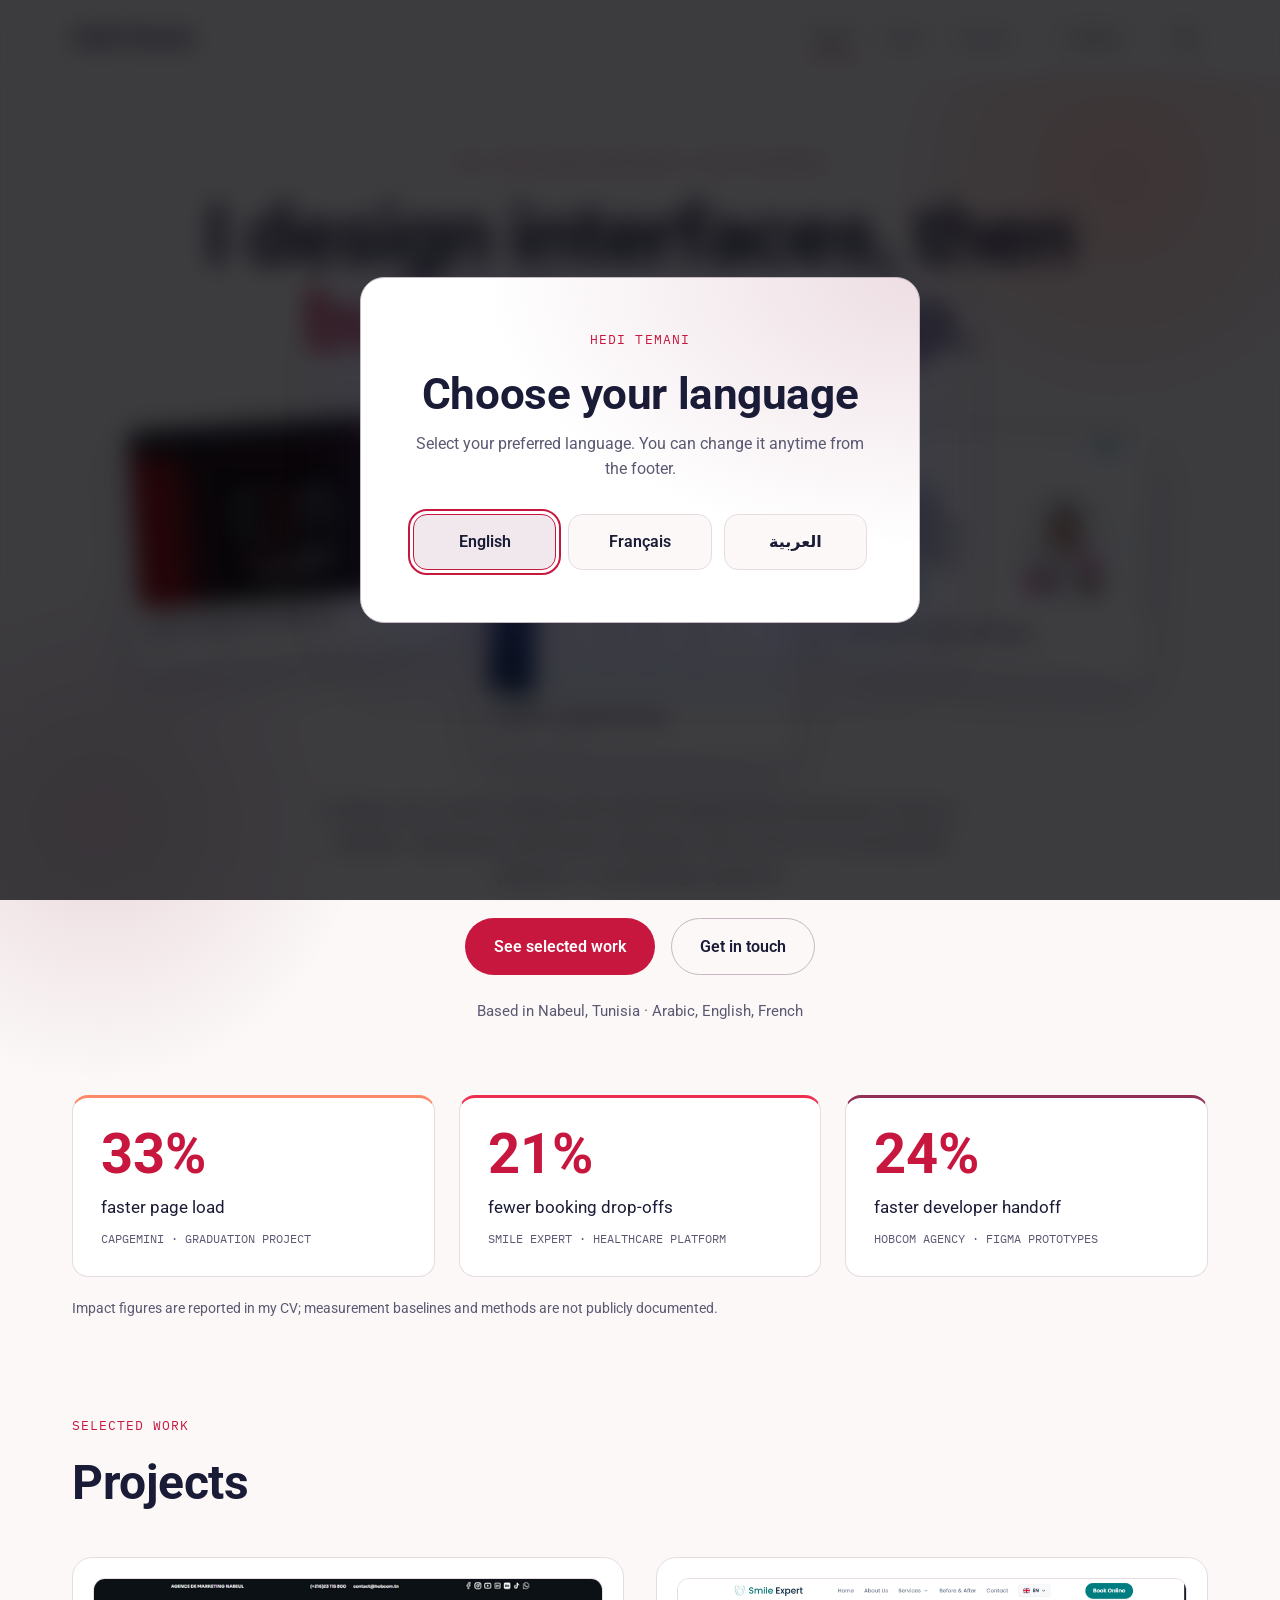
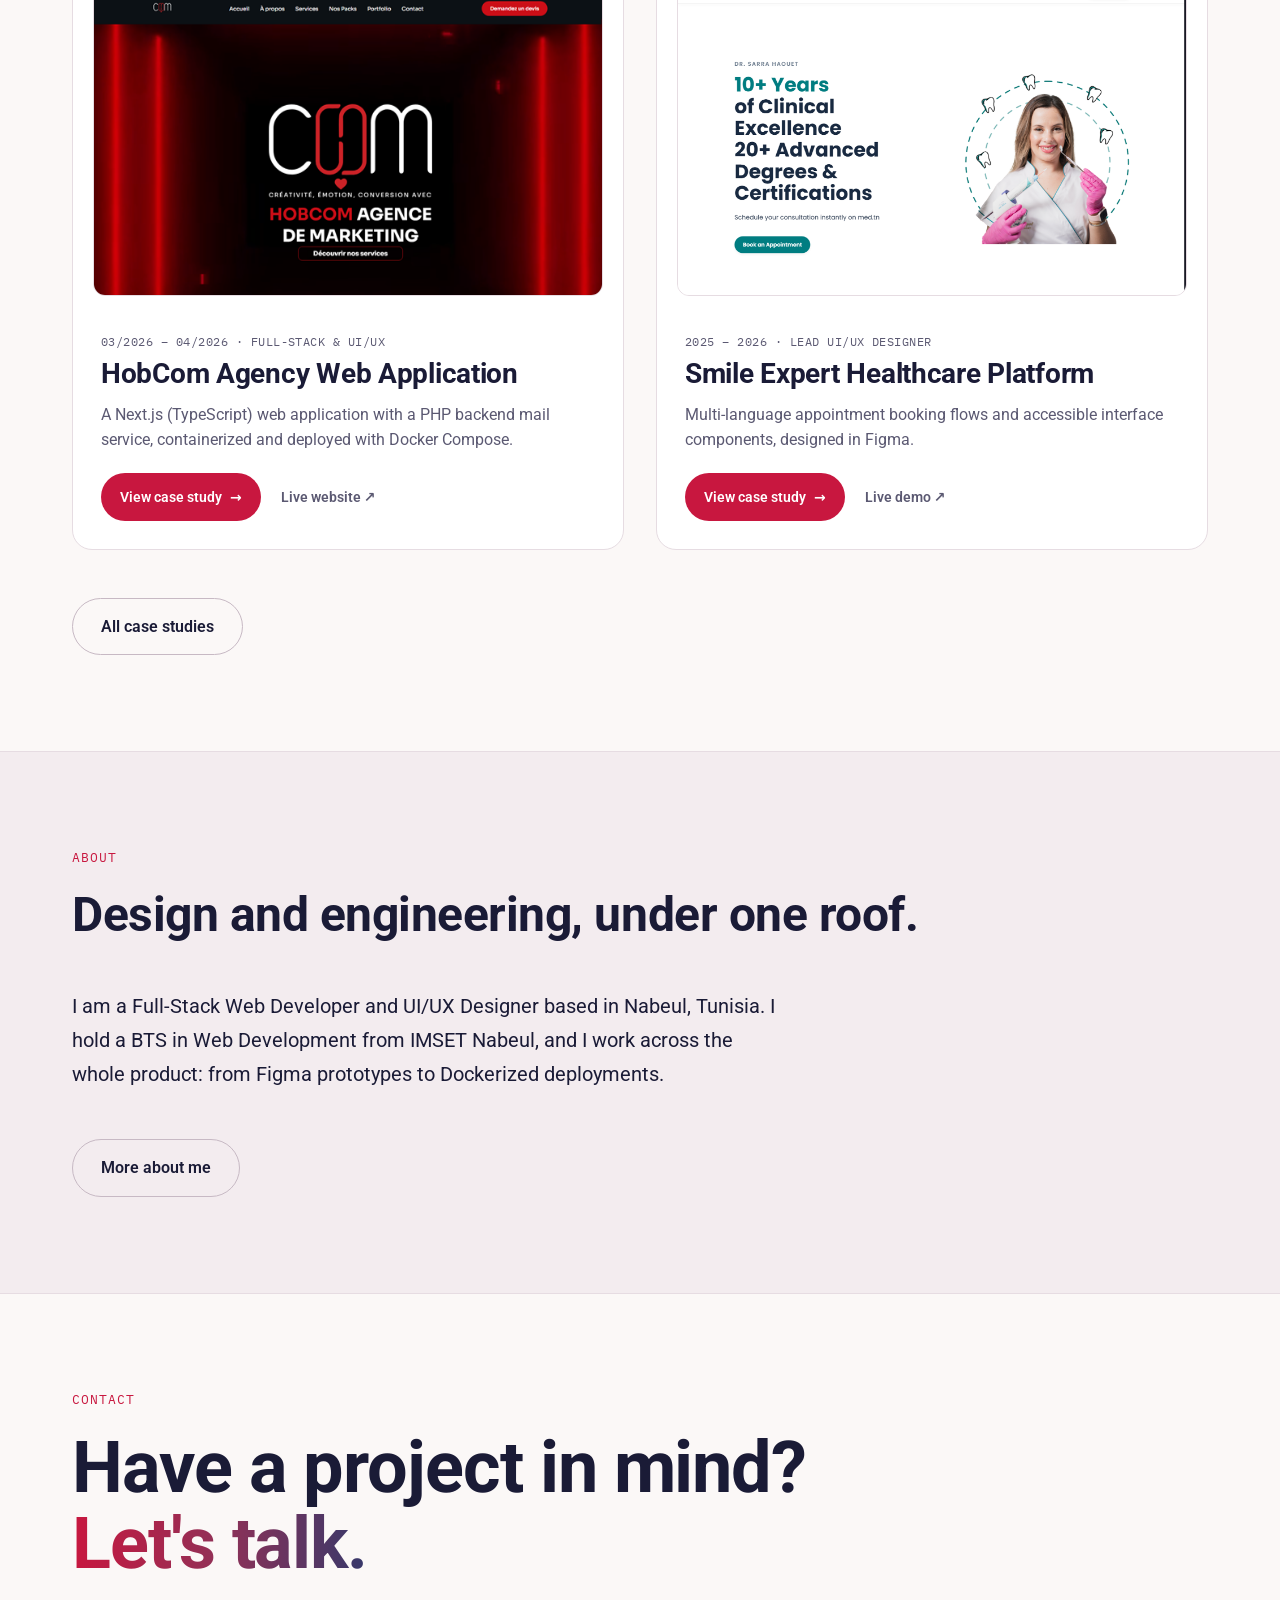
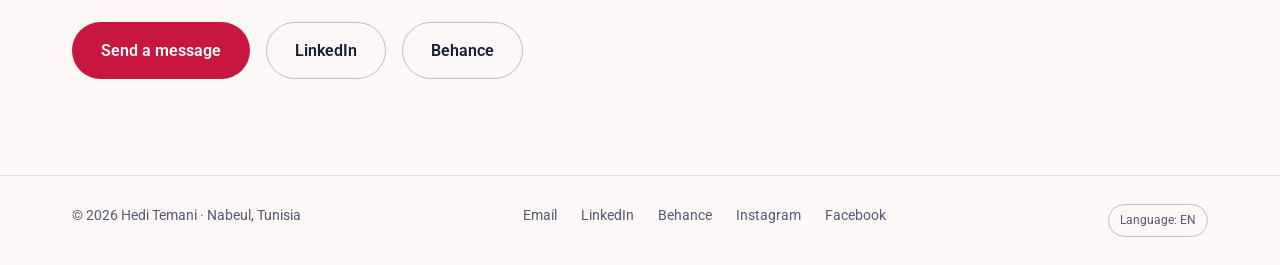
<file: index.html>
<!doctype html>
<html lang="en">
<head>
  <meta charset="utf-8">
  <meta name="viewport" content="width=device-width, initial-scale=1">
  <meta name="color-scheme" content="dark light">
  <script>
    (function () {
      try {
        var t = localStorage.getItem("theme");
        if (t !== "light" && t !== "dark") {
          t = window.matchMedia("(prefers-color-scheme: light)").matches ? "light" : "dark";
        }
        document.documentElement.setAttribute("data-theme", t);
        var language = localStorage.getItem("site-language");
        if (language === "en" || language === "fr" || language === "ar") {
          document.documentElement.lang = language;
          document.documentElement.dir = language === "ar" ? "rtl" : "ltr";
        }
      } catch (e) {}
    })();
  </script>
  <title>Hedi Temani | Full-Stack Web Developer &amp; UI/UX Designer</title>
  <meta name="description" content="Portfolio of Hedi Temani, a Full-Stack Web Developer and UI/UX Designer based in Nabeul, Tunisia.">
  <link rel="icon" href="data:image/svg+xml,%3Csvg xmlns='http://www.w3.org/2000/svg' viewBox='0 0 32 32'%3E%3Crect width='32' height='32' rx='8' fill='%2307070B'/%3E%3Ctext x='16' y='22' font-size='15' font-family='sans-serif' font-weight='700' text-anchor='middle' fill='%23FE8968'%3EHT%3C/text%3E%3C/svg%3E">
  <link rel="preconnect" href="https://fonts.googleapis.com">
  <link rel="preconnect" href="https://fonts.gstatic.com" crossorigin>
  <link href="https://fonts.googleapis.com/css2?family=IBM+Plex+Mono:wght@500&family=Roboto:wght@400;500;600;700&display=swap" rel="stylesheet">
  <link rel="stylesheet" href="css/styles.css">
  <script src="js/i18n.js" defer></script>
  <script src="js/main.js" defer></script>
</head>
<body>
  <a class="skip" href="#main">Skip to content</a>

  <header class="site-header">
    <div class="container header-inner">
      <a class="brand" href="index.html">Hedi Temani</a>
      <nav id="site-nav" class="site-nav" aria-label="Main">
        <a href="index.html" aria-current="page">Home</a>
        <a href="about.html">About</a>
        <a href="projects.html">Projects</a>
        <a href="contact.html" class="nav-cta">Contact</a>
      </nav>
      <div class="header-actions">
        <button class="theme-toggle" type="button" aria-label="Switch to light theme">
          <svg class="icon-sun" viewBox="0 0 24 24" fill="none" stroke="currentColor" stroke-width="2" stroke-linecap="round" stroke-linejoin="round" aria-hidden="true"><circle cx="12" cy="12" r="4"/><path d="M12 2v2M12 20v2M4.93 4.93l1.41 1.41M17.66 17.66l1.41 1.41M2 12h2M20 12h2M4.93 19.07l1.41-1.41M17.66 6.34l1.41-1.41"/></svg>
          <svg class="icon-moon" viewBox="0 0 24 24" fill="none" stroke="currentColor" stroke-width="2" stroke-linecap="round" stroke-linejoin="round" aria-hidden="true"><path d="M21 12.79A9 9 0 1 1 11.21 3 7 7 0 0 0 21 12.79z"/></svg>
        </button>
        <button class="nav-toggle" type="button" aria-expanded="false" aria-controls="site-nav">
          <span class="sr-only">Menu</span>
          <span class="bars" aria-hidden="true"></span>
        </button>
      </div>
    </div>
  </header>

  <main id="main">

    <section class="hero">
      <div class="container">
        <div class="hero-heading">
          <p class="eyebrow">Full-Stack Web Developer &amp; UI/UX Designer</p>
          <h1>I design interfaces, then <span class="grad">build them to ship.</span></h1>
        </div>

        <div class="hero-stage" role="group" aria-label="Selected project previews">
          <a class="hero-project hero-project--hobcom" href="projects.html">
            <img src="assets/hobcomscreenshot.webp" alt="HobCom Agency web application home page">
            <span class="hero-project-caption">
              <span class="hero-project-title">HobCom Agency Web Application</span>
              <span class="hero-project-meta">Next.js · UI/UX</span>
            </span>
          </a>
          <a class="hero-project hero-project--smile" href="projects.html">
            <img src="assets/smileexpertscreenshot.webp" alt="Smile Expert appointment booking flow">
            <span class="hero-project-caption">
              <span class="hero-project-title">Smile Expert Healthcare Platform</span>
              <span class="hero-project-meta">Healthcare · UI/UX</span>
            </span>
          </a>
          <a class="hero-project hero-project--capgemini" href="projects.html">
            <img src="assets/capgeemini.webp" alt="Capgemini graduation project screenshot">
            <span class="hero-project-caption">
              <span class="hero-project-title">Capgemini · Graduation project</span>
              <span class="hero-project-meta">Angular · Django</span>
            </span>
          </a>
        </div>

        <div class="hero-copy">
          <p class="lead">I bridge user-centric design with robust engineering using React, Next.js, Angular, TypeScript and Python (Django), with a focus on accessibility (WCAG 2.1) and design systems.</p>
          <div class="btn-row">
            <a class="btn btn-primary" href="projects.html">See selected work</a>
            <a class="btn btn-ghost" href="contact.html">Get in touch</a>
          </div>
          <p class="where">Based in Nabeul, Tunisia · Arabic, English, French</p>
        </div>
      </div>
    </section>

    <section class="section-tight" aria-label="Highlights">
      <div class="container">
        <div class="grid grid-3">
          <div class="stat">
            <strong>35%</strong>
            <p>faster page load</p>
            <p class="source">Capgemini · Graduation project</p>
          </div>
          <div class="stat">
            <strong>22%</strong>
            <p>fewer booking drop-offs</p>
            <p class="source">Smile Expert · Healthcare platform</p>
          </div>
          <div class="stat">
            <strong>25%</strong>
            <p>faster developer handoff</p>
            <p class="source">HobCom Agency · Figma prototypes</p>
          </div>
        </div>
        <p class="impact-note">Impact figures are reported in my CV; measurement baselines and methods are not publicly documented.</p>
      </div>
    </section>

    <section class="section-tight" aria-labelledby="work-title">
      <div class="container">
        <div class="section-head">
          <p class="eyebrow">Selected work</p>
          <h2 id="work-title">Projects</h2>
        </div>
        <div class="grid grid-2">

          <article class="card">
            <img class="shot-img" src="assets/hobcomscreenshot.webp" alt="HobCom Agency web application home page">
            <div class="card-body">
              <p class="meta">03/2026 – 04/2026 · Full-Stack &amp; UI/UX</p>
              <h3>HobCom Agency Web Application</h3>
              <p>A Next.js (TypeScript) web application with a PHP backend mail service, containerized and deployed with Docker Compose.</p>
              <div class="card-actions">
                <a class="btn btn-primary card-case-link" href="projects.html#hobcom">View case study <span aria-hidden="true">→</span></a>
                <a class="card-live-link" href="https://hobcom.tn" target="_blank" rel="noopener noreferrer">Live website <span aria-hidden="true">↗</span></a>
              </div>
            </div>
          </article>

          <article class="card">
            <img class="shot-img" src="assets/smileexpertscreenshot.webp" alt="Smile Expert appointment booking flow">
            <div class="card-body">
              <p class="meta">2025 – 2026 · Lead UI/UX Designer</p>
              <h3>Smile Expert Healthcare Platform</h3>
              <p>Multi-language appointment booking flows and accessible interface components, designed in Figma.</p>
              <div class="card-actions">
                <a class="btn btn-primary card-case-link" href="projects.html#smile-expert">View case study <span aria-hidden="true">→</span></a>
                <a class="card-live-link" href="https://smile-expert-frontend.vercel.app/" target="_blank" rel="noopener noreferrer">Live demo <span aria-hidden="true">↗</span></a>
              </div>
            </div>
          </article>

        </div>
        <p class="section-foot"><a class="btn btn-ghost" href="projects.html">All case studies</a></p>
      </div>
    </section>

    <section class="section section-alt" aria-labelledby="about-title">
      <div class="container">
        <div class="section-head">
          <p class="eyebrow">About</p>
          <h2 id="about-title">Design and engineering, under one roof.</h2>
        </div>
        <p class="about-intro">I am a Full-Stack Web Developer and UI/UX Designer based in Nabeul, Tunisia. I hold a BTS in Web Development from IMSET Nabeul, and I work across the whole product: from Figma prototypes to Dockerized deployments.</p>
        <p class="section-foot"><a class="btn btn-ghost" href="about.html">More about me</a></p>
      </div>
    </section>

    <section class="section cta" aria-labelledby="cta-title">
      <div class="container">
        <p class="eyebrow">Contact</p>
        <h2 id="cta-title">Have a project in mind? <span class="grad">Let's talk.</span></h2>
        <div class="btn-row">
          <a class="btn btn-primary" href="contact.html">Send a message</a>
          <a class="btn btn-ghost" href="https://www.linkedin.com/in/hedi-temani-780870308/" target="_blank" rel="noopener noreferrer">LinkedIn</a>
          <a class="btn btn-ghost" href="https://www.behance.net/hedi_temani" target="_blank" rel="noopener noreferrer">Behance</a>
        </div>
      </div>
    </section>

  </main>

  <footer class="site-footer">
    <div class="container footer-inner">
      <span>© <span data-year>2026</span> Hedi Temani · Nabeul, Tunisia</span>
      <span class="footer-links">
        <a href="mailto:hedi.temani97@gmail.com">Email</a>
        <a href="https://www.linkedin.com/in/hedi-temani-780870308/" target="_blank" rel="noopener noreferrer">LinkedIn</a>
        <a href="https://www.behance.net/hedi_temani" target="_blank" rel="noopener noreferrer">Behance</a>
        <a href="https://www.instagram.com/hedi.temani/" target="_blank" rel="noopener noreferrer">Instagram</a>
        <a href="https://www.facebook.com/Hedii.Temani/" target="_blank" rel="noopener noreferrer">Facebook</a>
      </span>
    </div>
  </footer>
</body>
</html>
</file>
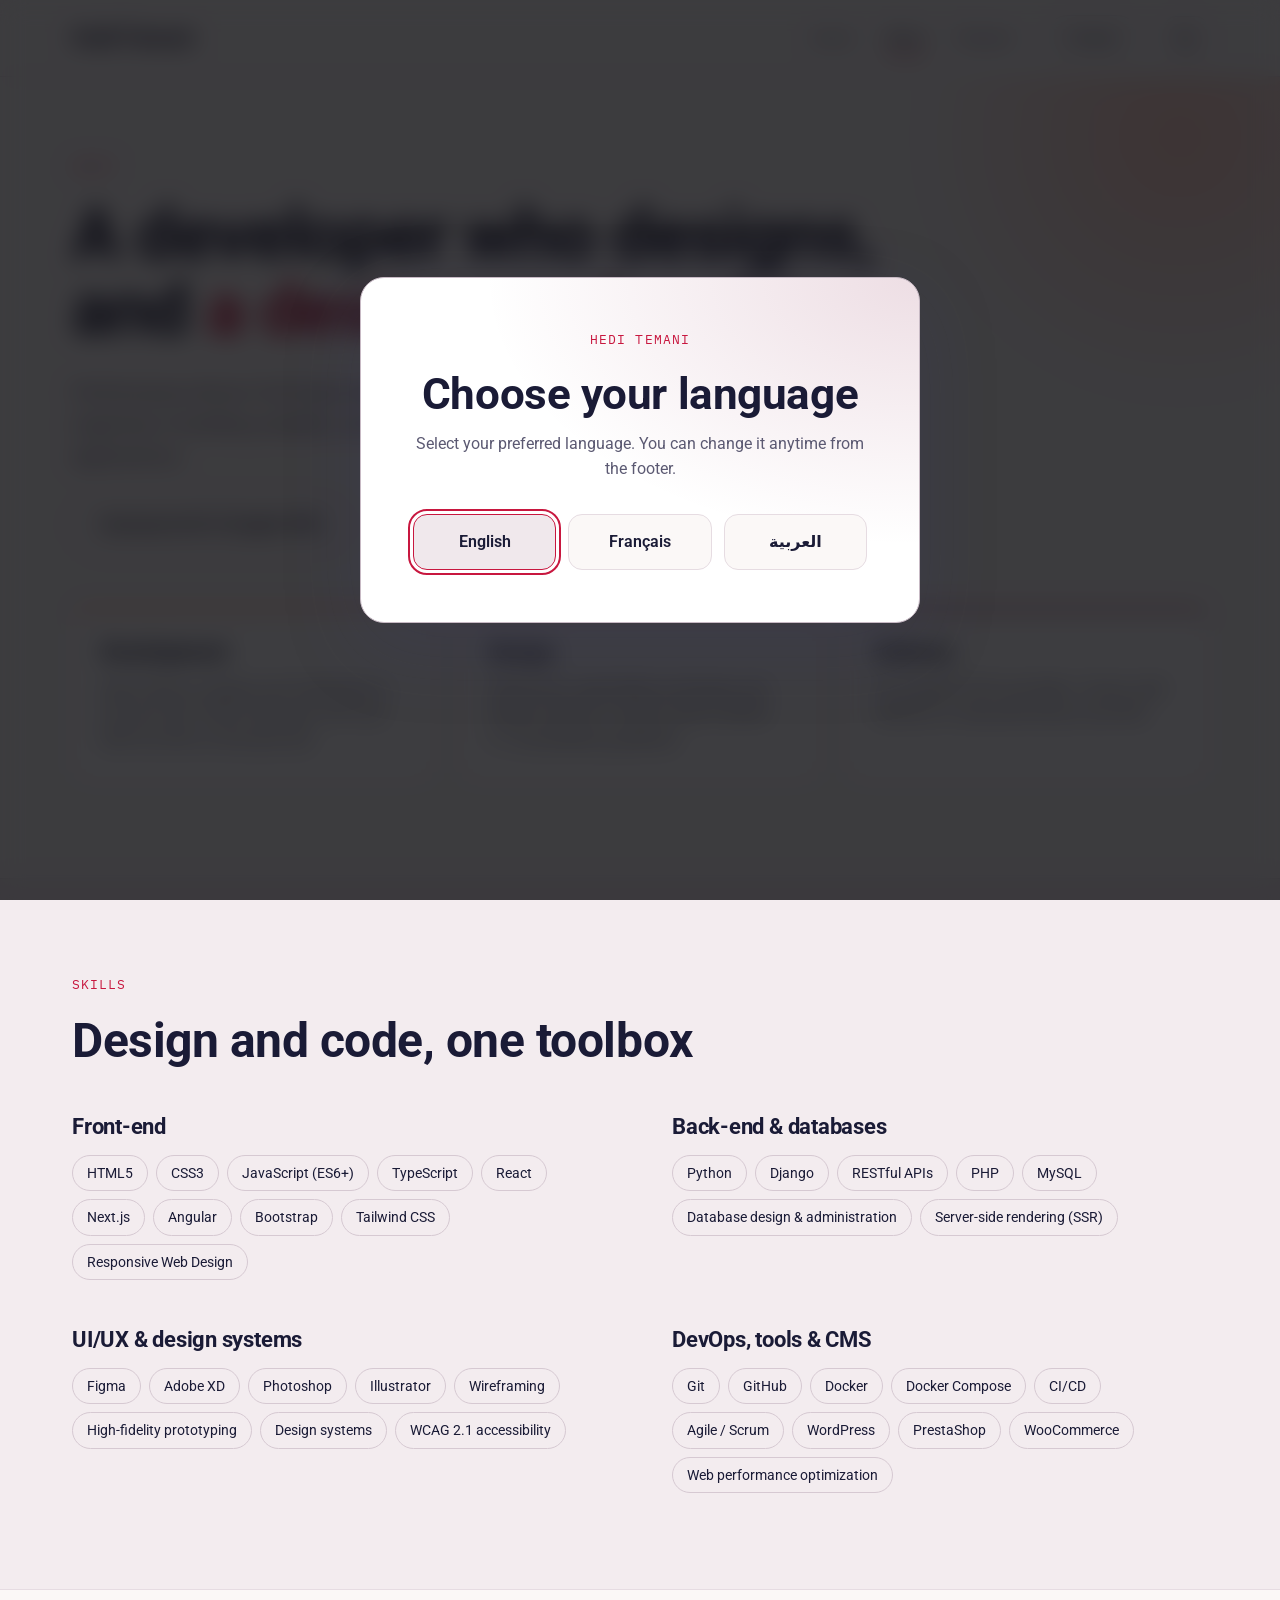
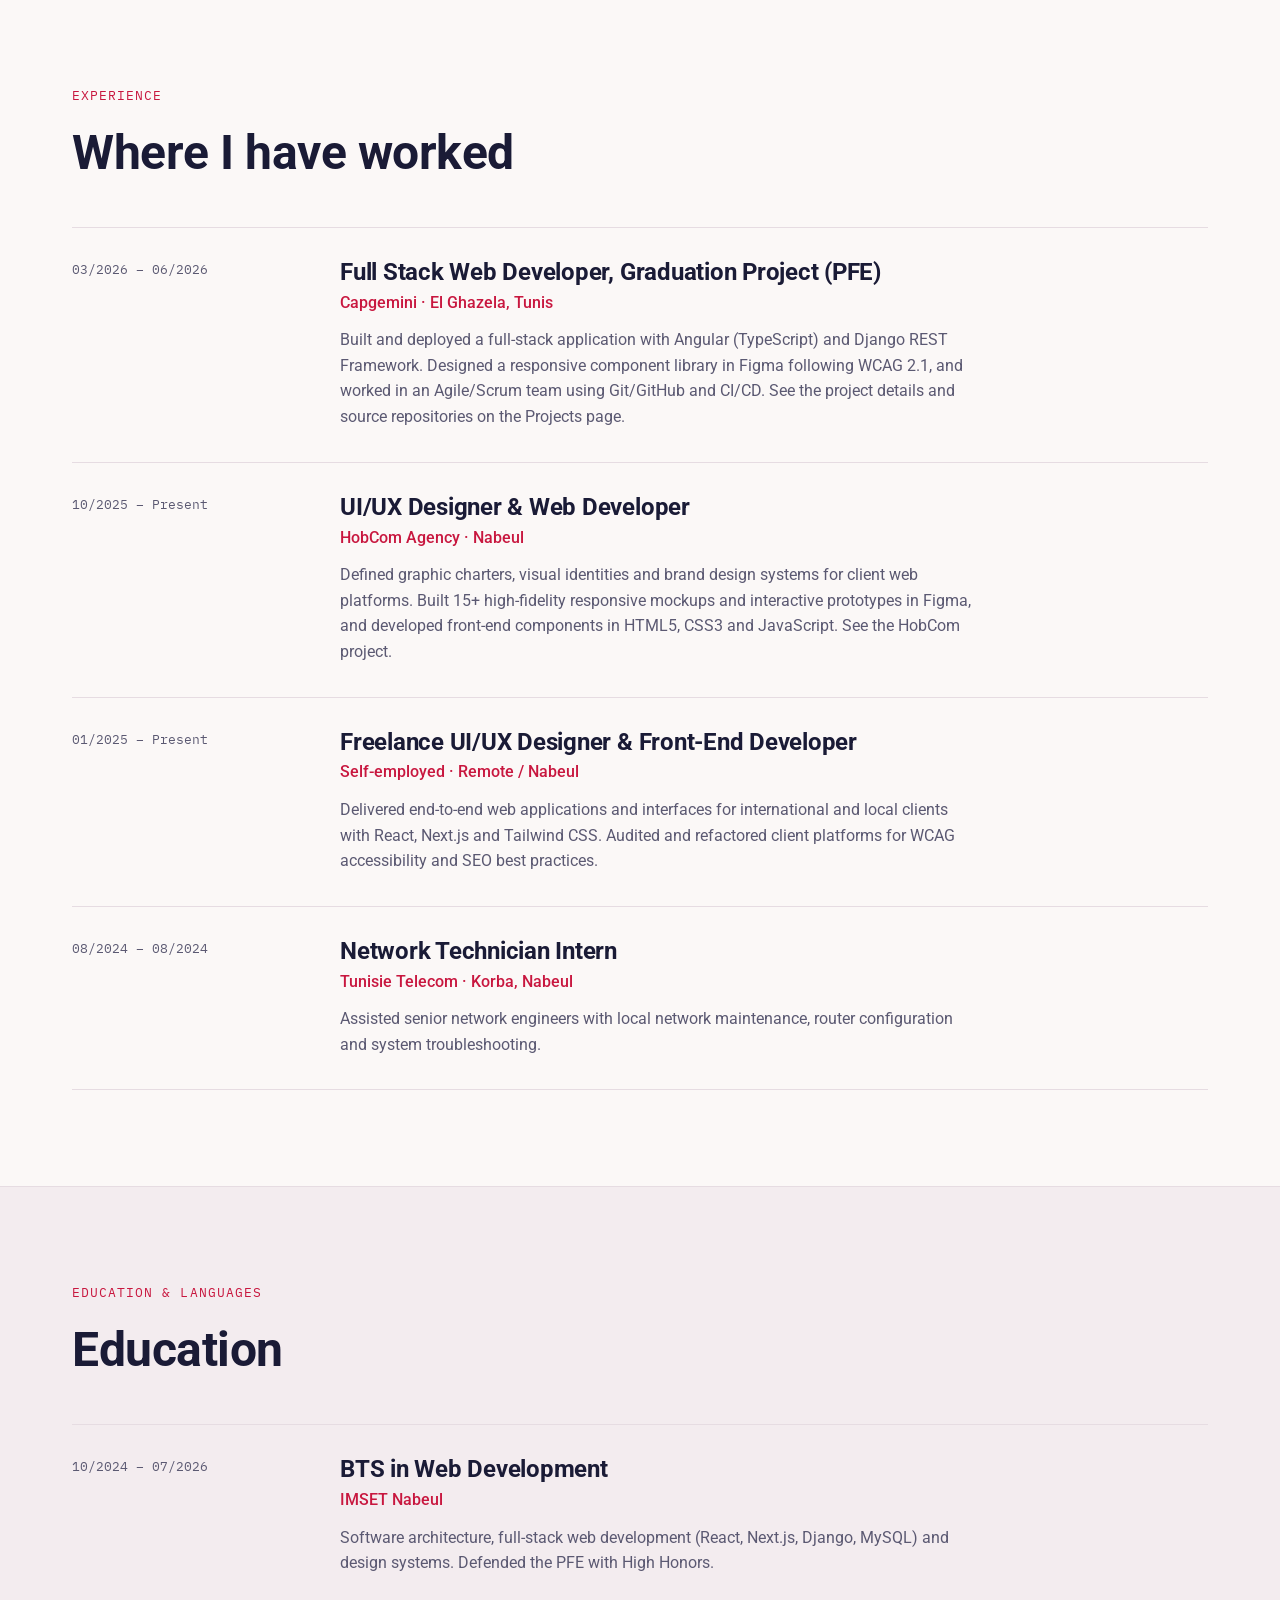
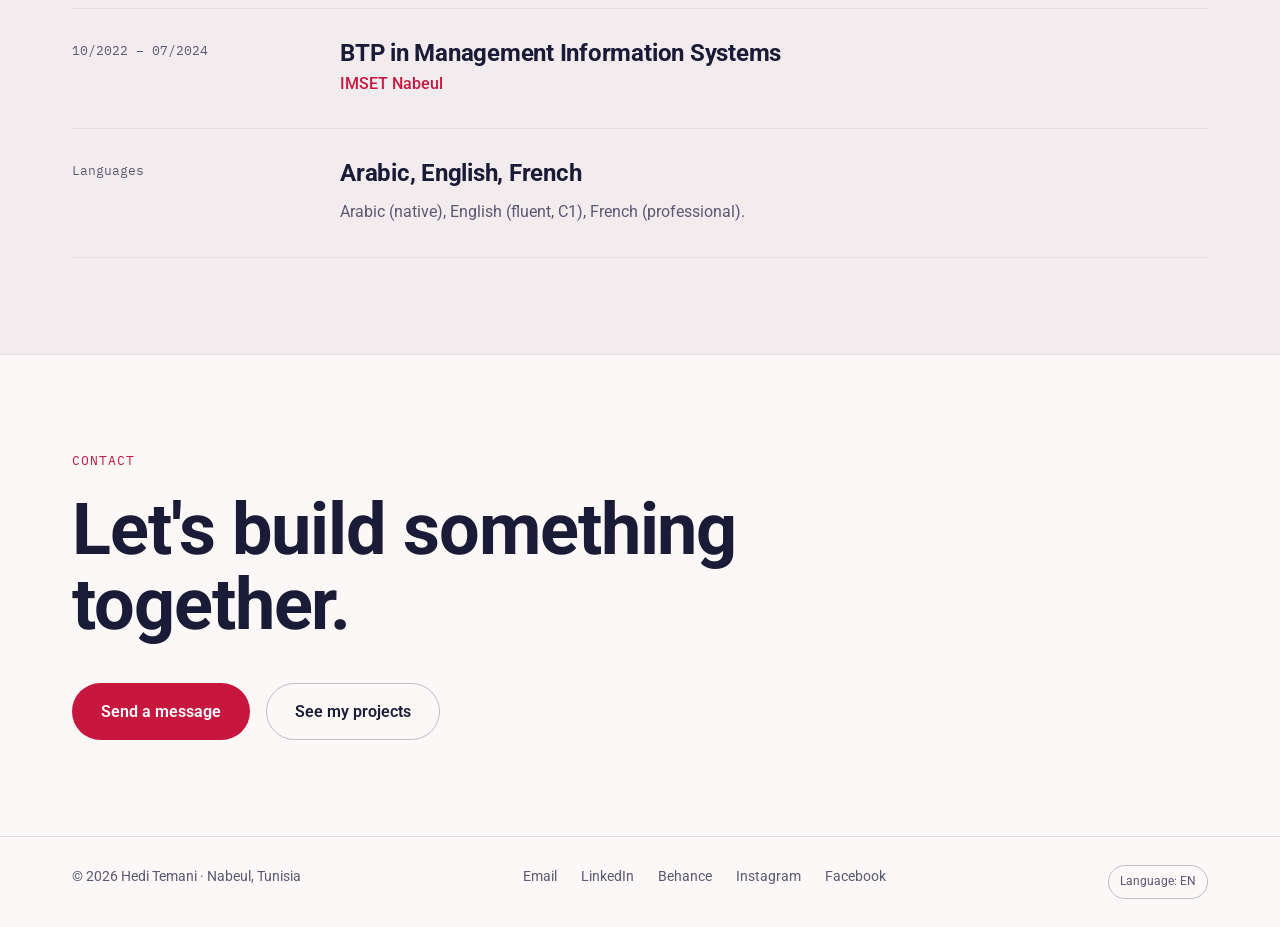
<file: about.html>
<!doctype html>
<html lang="en">
<head>
  <meta charset="utf-8">
  <meta name="viewport" content="width=device-width, initial-scale=1">
  <meta name="color-scheme" content="dark light">
  <script>
    (function () {
      try {
        var t = localStorage.getItem("theme");
        if (t !== "light" && t !== "dark") {
          t = window.matchMedia("(prefers-color-scheme: light)").matches ? "light" : "dark";
        }
        document.documentElement.setAttribute("data-theme", t);
        var language = localStorage.getItem("site-language");
        if (language === "en" || language === "fr" || language === "ar") {
          document.documentElement.lang = language;
          document.documentElement.dir = language === "ar" ? "rtl" : "ltr";
        }
      } catch (e) {}
    })();
  </script>
  <title>About | Hedi Temani</title>
  <meta name="description" content="About Hedi Temani: skills, experience and education of a Full-Stack Web Developer and UI/UX Designer.">
  <link rel="icon" href="data:image/svg+xml,%3Csvg xmlns='http://www.w3.org/2000/svg' viewBox='0 0 32 32'%3E%3Crect width='32' height='32' rx='8' fill='%2307070B'/%3E%3Ctext x='16' y='22' font-size='15' font-family='sans-serif' font-weight='700' text-anchor='middle' fill='%23FE8968'%3EHT%3C/text%3E%3C/svg%3E">
  <link rel="preconnect" href="https://fonts.googleapis.com">
  <link rel="preconnect" href="https://fonts.gstatic.com" crossorigin>
  <link href="https://fonts.googleapis.com/css2?family=IBM+Plex+Mono:wght@500&family=Roboto:wght@400;500;600;700&display=swap" rel="stylesheet">
  <link rel="stylesheet" href="css/styles.css">
  <script src="js/i18n.js" defer></script>
  <script src="js/main.js" defer></script>
</head>
<body>
  <a class="skip" href="#main">Skip to content</a>

  <header class="site-header">
    <div class="container header-inner">
      <a class="brand" href="index.html">Hedi Temani</a>
      <nav id="site-nav" class="site-nav" aria-label="Main">
        <a href="index.html">Home</a>
        <a href="about.html" aria-current="page">About</a>
        <a href="projects.html">Projects</a>
        <a href="contact.html" class="nav-cta">Contact</a>
      </nav>
      <div class="header-actions">
        <button class="theme-toggle" type="button" aria-label="Switch to light theme">
          <svg class="icon-sun" viewBox="0 0 24 24" fill="none" stroke="currentColor" stroke-width="2" stroke-linecap="round" stroke-linejoin="round" aria-hidden="true"><circle cx="12" cy="12" r="4"/><path d="M12 2v2M12 20v2M4.93 4.93l1.41 1.41M17.66 17.66l1.41 1.41M2 12h2M20 12h2M4.93 19.07l1.41-1.41M17.66 6.34l1.41-1.41"/></svg>
          <svg class="icon-moon" viewBox="0 0 24 24" fill="none" stroke="currentColor" stroke-width="2" stroke-linecap="round" stroke-linejoin="round" aria-hidden="true"><path d="M21 12.79A9 9 0 1 1 11.21 3 7 7 0 0 0 21 12.79z"/></svg>
        </button>
        <button class="nav-toggle" type="button" aria-expanded="false" aria-controls="site-nav">
          <span class="sr-only">Menu</span>
          <span class="bars" aria-hidden="true"></span>
        </button>
      </div>
    </div>
  </header>

  <main id="main">

    <section class="page-hero">
      <div class="container">
        <p class="eyebrow">About</p>
        <h1>A developer who designs, and <span class="grad">a designer who ships.</span></h1>
        <p class="lead">Performance-driven Full-Stack Web Developer and UI/UX Designer with expertise in building scalable, accessible, and high-converting web applications.</p>
        <a class="btn btn-ghost cv-download" href="assets/hedi-temani-cv.pdf" download="Hedi-Temani-CV.pdf">Download full CV (English PDF)</a>
      </div>
    </section>

    <section class="section-tight" aria-label="Profile">
      <div class="container">
        <div class="grid grid-3">
          <div class="panel">
            <h3>Development</h3>
            <p>React, Next.js, Angular and TypeScript on the front end. Python (Django), PHP and RESTful APIs on the back end.</p>
          </div>
          <div class="panel">
            <h3>Design</h3>
            <p>Wireframes, high-fidelity prototypes and design systems in Figma, built to WCAG 2.1 accessibility guidelines.</p>
          </div>
          <div class="panel">
            <h3>Delivery</h3>
            <p>Git, Docker, CI/CD and Agile / Scrum, with attention to web performance and SEO.</p>
          </div>
        </div>
      </div>
    </section>

    <section class="section section-alt" aria-labelledby="skills-title">
      <div class="container">
        <div class="section-head">
          <p class="eyebrow">Skills</p>
          <h2 id="skills-title">Design and code, one toolbox</h2>
        </div>
        <div class="grid grid-skills">

          <div class="skill-group">
            <h3>Front-end</h3>
            <ul class="tags">
              <li>HTML5</li><li>CSS3</li><li>JavaScript (ES6+)</li><li>TypeScript</li><li>React</li><li>Next.js</li><li>Angular</li><li>Bootstrap</li><li>Tailwind CSS</li><li>Responsive Web Design</li>
            </ul>
          </div>

          <div class="skill-group">
            <h3>Back-end &amp; databases</h3>
            <ul class="tags">
              <li>Python</li><li>Django</li><li>RESTful APIs</li><li>PHP</li><li>MySQL</li><li>Database design &amp; administration</li><li>Server-side rendering (SSR)</li>
            </ul>
          </div>

          <div class="skill-group">
            <h3>UI/UX &amp; design systems</h3>
            <ul class="tags">
              <li>Figma</li><li>Adobe XD</li><li>Photoshop</li><li>Illustrator</li><li>Wireframing</li><li>High-fidelity prototyping</li><li>Design systems</li><li>WCAG 2.1 accessibility</li>
            </ul>
          </div>

          <div class="skill-group">
            <h3>DevOps, tools &amp; CMS</h3>
            <ul class="tags">
              <li>Git</li><li>GitHub</li><li>Docker</li><li>Docker Compose</li><li>CI/CD</li><li>Agile / Scrum</li><li>WordPress</li><li>PrestaShop</li><li>WooCommerce</li><li>Web performance optimization</li>
            </ul>
          </div>

        </div>
      </div>
    </section>

    <section class="section" aria-labelledby="exp-title">
      <div class="container">
        <div class="section-head">
          <p class="eyebrow">Experience</p>
          <h2 id="exp-title">Where I have worked</h2>
        </div>
        <div class="timeline">

          <div class="entry">
            <p class="entry-date">03/2026 – 06/2026</p>
            <div class="entry-body">
              <h3>Full Stack Web Developer, Graduation Project (PFE)</h3>
              <p class="org">Capgemini · El Ghazela, Tunis</p>
              <p class="desc">Built and deployed a full-stack application with Angular (TypeScript) and Django REST Framework. Designed a responsive component library in Figma following WCAG 2.1, and worked in an Agile/Scrum team using Git/GitHub and CI/CD. See the project details and source repositories on the <a href="projects.html#capgemini-pfe">Projects page</a>.</p>
            </div>
          </div>

          <div class="entry">
            <p class="entry-date">10/2025 – Present</p>
            <div class="entry-body">
              <h3>UI/UX Designer &amp; Web Developer</h3>
              <p class="org">HobCom Agency · Nabeul</p>
              <p class="desc">Defined graphic charters, visual identities and brand design systems for client web platforms. Built 15+ high-fidelity responsive mockups and interactive prototypes in Figma, and developed front-end components in HTML5, CSS3 and JavaScript. See the <a href="projects.html#hobcom">HobCom project</a>.</p>
            </div>
          </div>

          <div class="entry">
            <p class="entry-date">01/2025 – Present</p>
            <div class="entry-body">
              <h3>Freelance UI/UX Designer &amp; Front-End Developer</h3>
              <p class="org">Self-employed · Remote / Nabeul</p>
              <p class="desc">Delivered end-to-end web applications and interfaces for international and local clients with React, Next.js and Tailwind CSS. Audited and refactored client platforms for WCAG accessibility and SEO best practices.</p>
            </div>
          </div>

          <div class="entry">
            <p class="entry-date">08/2024 – 08/2024</p>
            <div class="entry-body">
              <h3>Network Technician Intern</h3>
              <p class="org">Tunisie Telecom · Korba, Nabeul</p>
              <p class="desc">Assisted senior network engineers with local network maintenance, router configuration and system troubleshooting.</p>
            </div>
          </div>

        </div>
      </div>
    </section>

    <section class="section section-alt" aria-labelledby="edu-title">
      <div class="container">
        <div class="section-head">
          <p class="eyebrow">Education &amp; languages</p>
          <h2 id="edu-title">Education</h2>
        </div>
        <div class="timeline">

          <div class="entry">
            <p class="entry-date">10/2024 – 07/2026</p>
            <div class="entry-body">
              <h3>BTS in Web Development</h3>
              <p class="org">IMSET Nabeul</p>
              <p class="desc">Software architecture, full-stack web development (React, Next.js, Django, MySQL) and design systems. Defended the PFE with High Honors.</p>
            </div>
          </div>

          <div class="entry">
            <p class="entry-date">10/2022 – 07/2024</p>
            <div class="entry-body">
              <h3>BTP in Management Information Systems</h3>
              <p class="org">IMSET Nabeul</p>
            </div>
          </div>

          <div class="entry">
            <p class="entry-date">Languages</p>
            <div class="entry-body">
              <h3>Arabic, English, French</h3>
              <p class="desc">Arabic (native), English (fluent, C1), French (professional).</p>
            </div>
          </div>

        </div>
      </div>
    </section>

    <section class="section cta" aria-labelledby="cta-title">
      <div class="container">
        <p class="eyebrow">Contact</p>
        <h2 id="cta-title">Let's build something together.</h2>
        <div class="btn-row">
          <a class="btn btn-primary" href="contact.html">Send a message</a>
          <a class="btn btn-ghost" href="projects.html">See my projects</a>
        </div>
      </div>
    </section>

  </main>

  <footer class="site-footer">
    <div class="container footer-inner">
      <span>© <span data-year>2026</span> Hedi Temani · Nabeul, Tunisia</span>
      <span class="footer-links">
        <a href="mailto:hedi.temani97@gmail.com">Email</a>
        <a href="https://www.linkedin.com/in/hedi-temani-780870308/" target="_blank" rel="noopener noreferrer">LinkedIn</a>
        <a href="https://www.behance.net/hedi_temani" target="_blank" rel="noopener noreferrer">Behance</a>
        <a href="https://www.instagram.com/hedi.temani/" target="_blank" rel="noopener noreferrer">Instagram</a>
        <a href="https://www.facebook.com/Hedii.Temani/" target="_blank" rel="noopener noreferrer">Facebook</a>
      </span>
    </div>
  </footer>
</body>
</html>
</file>
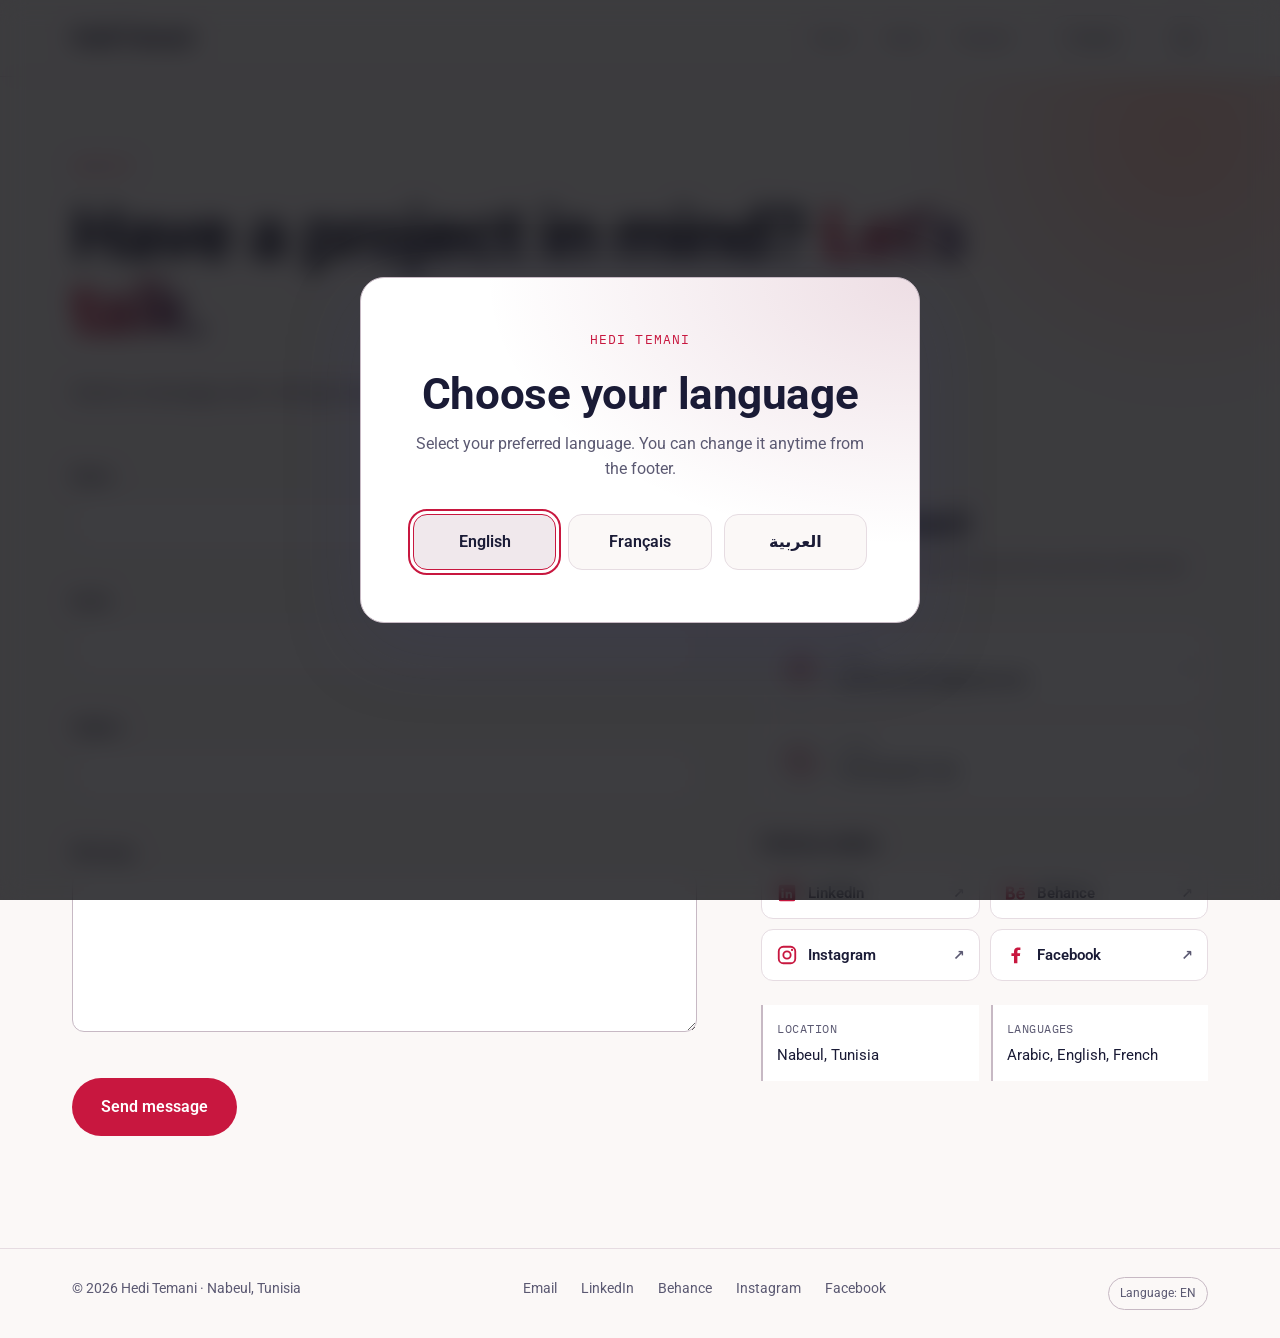
<file: contact.html>
<!doctype html>
<html lang="en">
<head>
  <meta charset="utf-8">
  <meta name="viewport" content="width=device-width, initial-scale=1">
  <meta name="color-scheme" content="dark light">
  <script>
    (function () {
      try {
        var t = localStorage.getItem("theme");
        if (t !== "light" && t !== "dark") {
          t = window.matchMedia("(prefers-color-scheme: light)").matches ? "light" : "dark";
        }
        document.documentElement.setAttribute("data-theme", t);
        var language = localStorage.getItem("site-language");
        if (language === "en" || language === "fr" || language === "ar") {
          document.documentElement.lang = language;
          document.documentElement.dir = language === "ar" ? "rtl" : "ltr";
        }
      } catch (e) {}
    })();
  </script>
  <title>Contact | Hedi Temani</title>
  <meta name="description" content="Get in touch with Hedi Temani for web development and UI/UX design projects.">
  <link rel="icon" href="data:image/svg+xml,%3Csvg xmlns='http://www.w3.org/2000/svg' viewBox='0 0 32 32'%3E%3Crect width='32' height='32' rx='8' fill='%2307070B'/%3E%3Ctext x='16' y='22' font-size='15' font-family='sans-serif' font-weight='700' text-anchor='middle' fill='%23FE8968'%3EHT%3C/text%3E%3C/svg%3E">
  <link rel="preconnect" href="https://fonts.googleapis.com">
  <link rel="preconnect" href="https://fonts.gstatic.com" crossorigin>
  <link href="https://fonts.googleapis.com/css2?family=IBM+Plex+Mono:wght@500&family=Roboto:wght@400;500;600;700&display=swap" rel="stylesheet">
  <link rel="stylesheet" href="css/styles.css">
  <script src="js/i18n.js" defer></script>
  <script src="js/main.js" defer></script>
</head>
<body>
  <a class="skip" href="#main">Skip to content</a>

  <header class="site-header">
    <div class="container header-inner">
      <a class="brand" href="index.html">Hedi Temani</a>
      <nav id="site-nav" class="site-nav" aria-label="Main">
        <a href="index.html">Home</a>
        <a href="about.html">About</a>
        <a href="projects.html">Projects</a>
        <a href="contact.html" class="nav-cta" aria-current="page">Contact</a>
      </nav>
      <div class="header-actions">
        <button class="theme-toggle" type="button" aria-label="Switch to light theme">
          <svg class="icon-sun" viewBox="0 0 24 24" fill="none" stroke="currentColor" stroke-width="2" stroke-linecap="round" stroke-linejoin="round" aria-hidden="true"><circle cx="12" cy="12" r="4"/><path d="M12 2v2M12 20v2M4.93 4.93l1.41 1.41M17.66 17.66l1.41 1.41M2 12h2M20 12h2M4.93 19.07l1.41-1.41M17.66 6.34l1.41-1.41"/></svg>
          <svg class="icon-moon" viewBox="0 0 24 24" fill="none" stroke="currentColor" stroke-width="2" stroke-linecap="round" stroke-linejoin="round" aria-hidden="true"><path d="M21 12.79A9 9 0 1 1 11.21 3 7 7 0 0 0 21 12.79z"/></svg>
        </button>
        <button class="nav-toggle" type="button" aria-expanded="false" aria-controls="site-nav">
          <span class="sr-only">Menu</span>
          <span class="bars" aria-hidden="true"></span>
        </button>
      </div>
    </div>
  </header>

  <main id="main">

    <section class="page-hero">
      <div class="container">
        <p class="eyebrow">Contact</p>
        <h1>Have a project in mind? <span class="grad">Let's talk.</span></h1>
        <p class="lead">Send a message and I will get back to you as soon as I can.</p>
      </div>
    </section>

    <section class="section-tight" aria-label="Contact form and details">
      <div class="container contact-grid">

        <!--
          Messages are emailed to hedi.temani97@gmail.com through FormSubmit (formsubmit.co).
          After deploying, send one test message and confirm the activation email
          FormSubmit sends you. See the README.
        -->
        <form id="contact-form" action="https://formsubmit.co/hedi.temani97@gmail.com" method="POST" novalidate>

          <div class="field">
            <label for="name">Name</label>
            <input id="name" name="name" type="text" autocomplete="name" required aria-describedby="name-error">
            <p id="name-error" class="field-error"></p>
          </div>

          <div class="field">
            <label for="email">Email</label>
            <input id="email" name="email" type="email" autocomplete="email" required aria-describedby="email-error">
            <p id="email-error" class="field-error"></p>
          </div>

          <div class="field">
            <label for="subject">Subject</label>
            <input id="subject" name="subject" type="text" required aria-describedby="subject-error">
            <p id="subject-error" class="field-error"></p>
          </div>

          <div class="field">
            <label for="message">Message</label>
            <textarea id="message" name="message" required minlength="10" aria-describedby="message-error"></textarea>
            <p id="message-error" class="field-error"></p>
          </div>

          <input type="hidden" name="_subject" value="New message from your portfolio">
          <input type="hidden" name="_captcha" value="false">

          <!-- Spam trap: hidden from visitors, bots tend to fill it in. -->
          <div class="hp" aria-hidden="true">
            <label for="_honey">Leave this field empty</label>
            <input id="_honey" name="_honey" type="text" tabindex="-1" autocomplete="off">
          </div>

          <button class="btn btn-primary" type="submit">Send message</button>
          <p id="form-status" class="form-status" role="status" aria-live="polite"></p>
        </form>

        <aside class="contact-aside" aria-label="Contact details">
          <div class="contact-aside-heading">
            <p class="eyebrow">Get in touch</p>
            <h2>Let’s connect</h2>
            <p>Have a question or an idea? Choose the way that works best for you.</p>
          </div>

          <div class="contact-methods" aria-label="Direct contact">
            <a class="contact-method" href="mailto:hedi.temani97@gmail.com">
              <span class="contact-method-icon" aria-hidden="true">
                <svg viewBox="0 0 24 24" fill="none" stroke="currentColor" stroke-width="1.8" stroke-linecap="round" stroke-linejoin="round"><rect x="3" y="5" width="18" height="14" rx="2"/><path d="m3 7 9 6 9-6"/></svg>
              </span>
              <span><span class="meta">Email</span><span class="contact-method-value">hedi.temani97@gmail.com</span></span>
              <span class="contact-arrow" aria-hidden="true">↗</span>
            </a>
            <a class="contact-method" href="tel:+21656027194">
              <span class="contact-method-icon" aria-hidden="true">
                <svg viewBox="0 0 24 24" fill="none" stroke="currentColor" stroke-width="1.8" stroke-linecap="round" stroke-linejoin="round"><path d="M22 16.92v3a2 2 0 0 1-2.18 2A19.8 19.8 0 0 1 11.19 18a19.5 19.5 0 0 1-6-6A19.8 19.8 0 0 1 2.09 3.18 2 2 0 0 1 4.08 1h3a2 2 0 0 1 2 1.72c.12.96.36 1.9.7 2.8a2 2 0 0 1-.45 2.11L8.06 8.91a16 16 0 0 0 6 6l1.27-1.27a2 2 0 0 1 2.11-.45c.9.34 1.84.58 2.8.7A2 2 0 0 1 22 16.92z"/></svg>
              </span>
              <span><span class="meta">Phone</span><span class="contact-method-value">+216 56 027 194</span></span>
              <span class="contact-arrow" aria-hidden="true">↗</span>
            </a>
          </div>

          <div class="social-block">
            <h3>Find me online</h3>
            <nav class="social-links" aria-label="Social profiles">
              <a class="social-link" href="https://www.linkedin.com/in/hedi-temani-780870308/" target="_blank" rel="noopener noreferrer">
                <svg viewBox="0 0 24 24" aria-hidden="true"><path d="M19 3a2 2 0 0 1 2 2v14a2 2 0 0 1-2 2H5a2 2 0 0 1-2-2V5a2 2 0 0 1 2-2h14ZM8.34 17.5v-7.1H5.98v7.1h2.36ZM7.16 9.43a1.37 1.37 0 1 0 0-2.74 1.37 1.37 0 0 0 0 2.74Zm10.36 8.07v-3.9c0-2.09-1.12-3.06-2.62-3.06a2.27 2.27 0 0 0-2.04 1.12v-.96H10.5v7.1h2.36v-3.52c0-.93.18-1.83 1.33-1.83s1.17 1.07 1.17 1.89v3.46h2.36Z"/></svg>
                <span>LinkedIn</span>
                <span class="social-arrow" aria-hidden="true">↗</span>
              </a>
              <a class="social-link" href="https://www.behance.net/hedi_temani" target="_blank" rel="noopener noreferrer">
                <svg viewBox="0 0 24 24" aria-hidden="true"><path d="M8.2 11.1c1.2-.6 1.8-1.5 1.8-2.8 0-2.3-1.7-3.3-4-3.3H1v14h5.2c2.6 0 4.7-1.2 4.7-4.1 0-1.8-.9-3.2-2.7-3.8ZM4 7.4h1.7c1.1 0 1.8.3 1.8 1.4 0 1-.6 1.5-1.7 1.5H4V7.4Zm2.1 9.2H4v-3.5h2.1c1.3 0 2.1.5 2.1 1.8 0 1.2-.9 1.7-2.1 1.7ZM15.2 8H21V6.4h-5.8V8Zm1.9 1.1c-3 0-4.8 2-4.8 5s1.8 5 4.9 5c2.2 0 3.9-1.2 4.5-3.3h-2.4c-.3.8-1.1 1.2-2 1.2-1.5 0-2.4-.9-2.5-2.5h7.1v-.7c0-2.8-1.6-4.7-4.8-4.7Zm-2.3 3.8c.2-1.2 1-2 2.3-2 1.3 0 2.1.7 2.2 2h-4.5Z"/></svg>
                <span>Behance</span>
                <span class="social-arrow" aria-hidden="true">↗</span>
              </a>
              <a class="social-link" href="https://www.instagram.com/hedi.temani/" target="_blank" rel="noopener noreferrer">
                <svg viewBox="0 0 24 24" aria-hidden="true"><rect x="3" y="3" width="18" height="18" rx="5" fill="none" stroke="currentColor" stroke-width="2"/><circle cx="12" cy="12" r="4" fill="none" stroke="currentColor" stroke-width="2"/><circle cx="17.5" cy="6.5" r="1.2"/></svg>
                <span>Instagram</span>
                <span class="social-arrow" aria-hidden="true">↗</span>
              </a>
              <a class="social-link" href="https://www.facebook.com/Hedii.Temani/" target="_blank" rel="noopener noreferrer">
                <svg viewBox="0 0 24 24" aria-hidden="true"><path d="M13.5 21v-8h2.7l.4-3h-3.1V8.1c0-.9.3-1.5 1.6-1.5h1.7V3.9c-.3 0-1.4-.1-2.6-.1-2.6 0-4.4 1.6-4.4 4.5V10H7v3h2.8v8h3.7Z"/></svg>
                <span>Facebook</span>
                <span class="social-arrow" aria-hidden="true">↗</span>
              </a>
            </nav>
          </div>

          <div class="contact-extras">
            <p><span class="meta">Location</span><span>Nabeul, Tunisia</span></p>
            <p><span class="meta">Languages</span><span>Arabic, English, French</span></p>
          </div>
        </aside>

      </div>
    </section>

  </main>

  <footer class="site-footer">
    <div class="container footer-inner">
      <span>© <span data-year>2026</span> Hedi Temani · Nabeul, Tunisia</span>
      <span class="footer-links">
        <a href="mailto:hedi.temani97@gmail.com">Email</a>
        <a href="https://www.linkedin.com/in/hedi-temani-780870308/" target="_blank" rel="noopener noreferrer">LinkedIn</a>
        <a href="https://www.behance.net/hedi_temani" target="_blank" rel="noopener noreferrer">Behance</a>
        <a href="https://www.instagram.com/hedi.temani/" target="_blank" rel="noopener noreferrer">Instagram</a>
        <a href="https://www.facebook.com/Hedii.Temani/" target="_blank" rel="noopener noreferrer">Facebook</a>
      </span>
    </div>
  </footer>
</body>
</html>
</file>
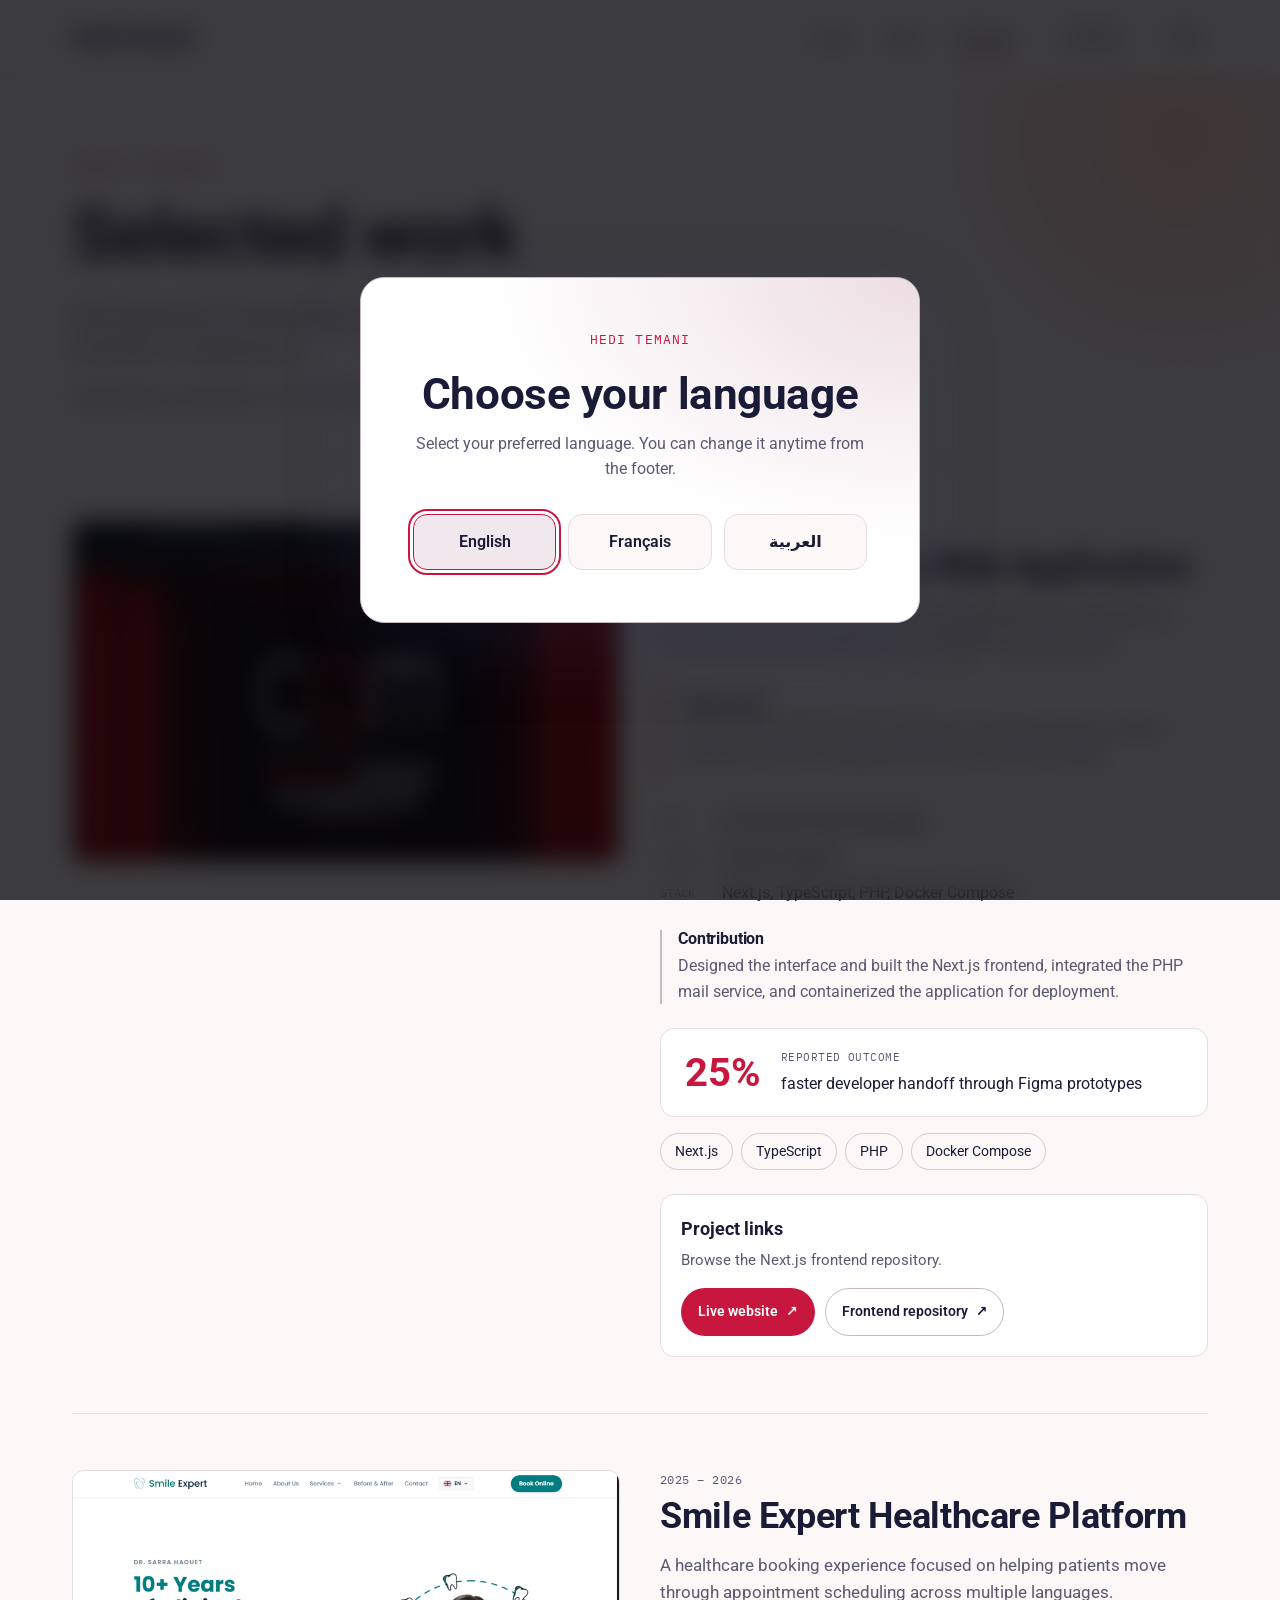
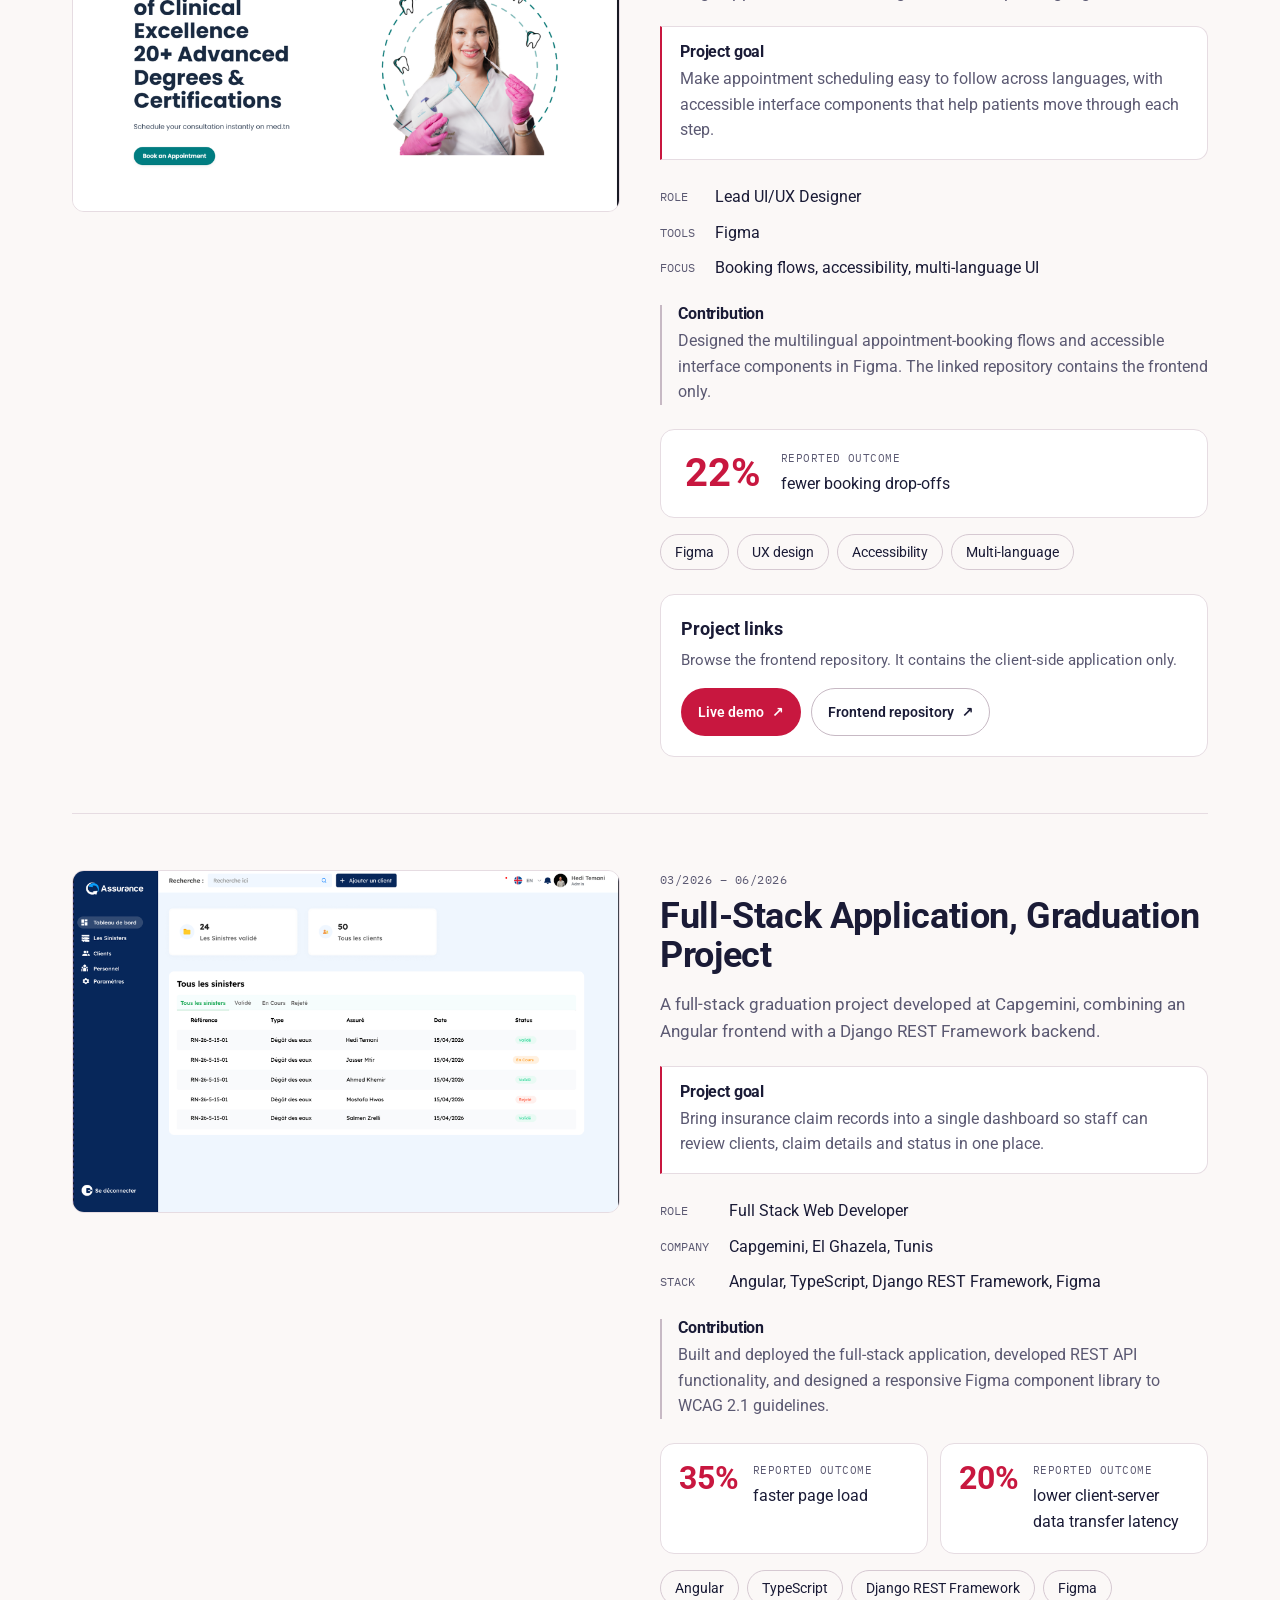
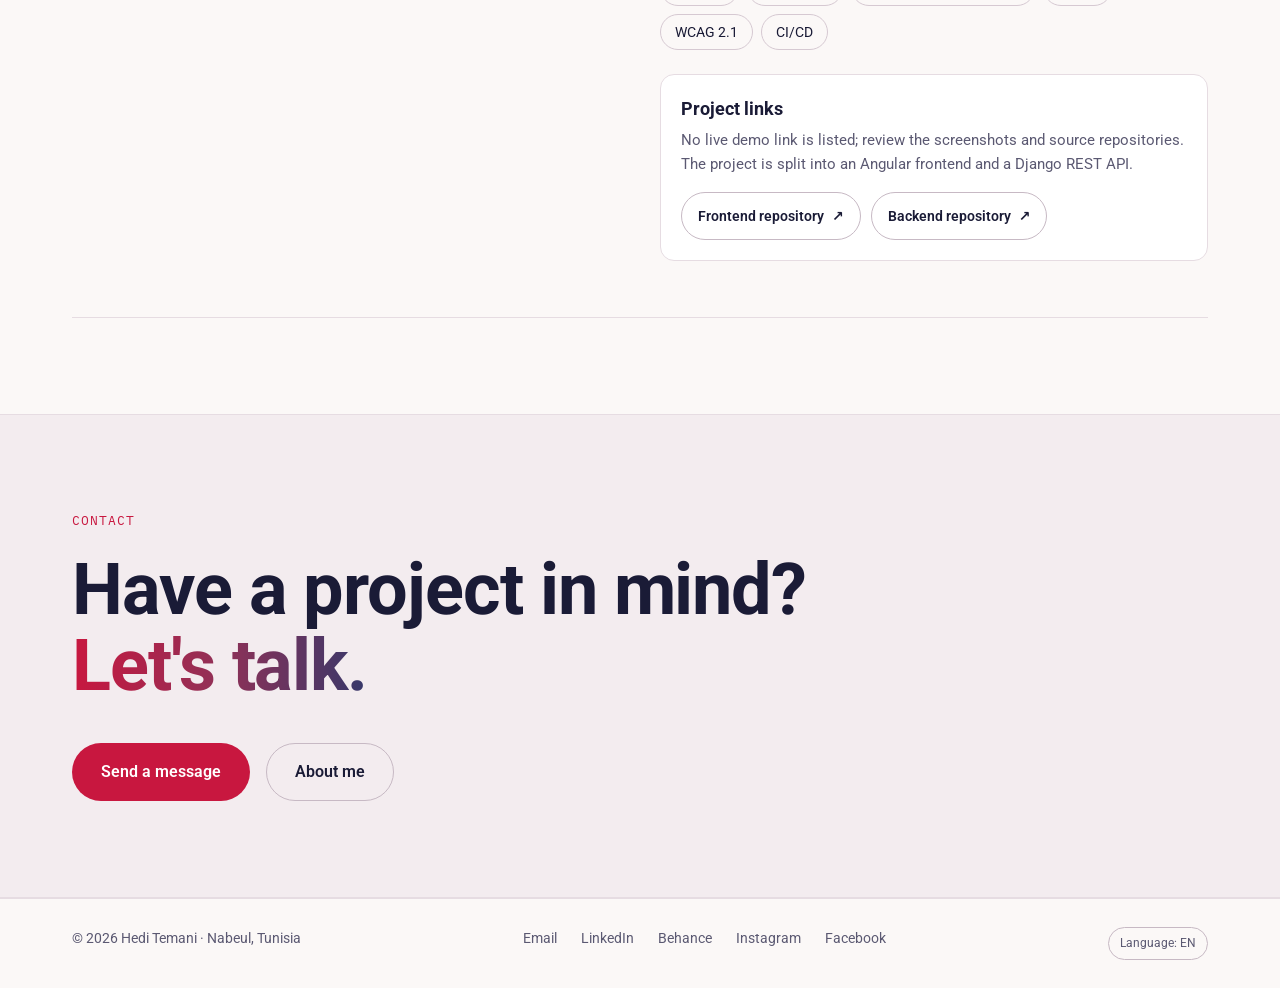
<file: projects.html>
<!doctype html>
<html lang="en">
<head>
  <meta charset="utf-8">
  <meta name="viewport" content="width=device-width, initial-scale=1">
  <meta name="color-scheme" content="dark light">
  <script>
    (function () {
      try {
        var t = localStorage.getItem("theme");
        if (t !== "light" && t !== "dark") {
          t = window.matchMedia("(prefers-color-scheme: light)").matches ? "light" : "dark";
        }
        document.documentElement.setAttribute("data-theme", t);
        var language = localStorage.getItem("site-language");
        if (language === "en" || language === "fr" || language === "ar") {
          document.documentElement.lang = language;
          document.documentElement.dir = language === "ar" ? "rtl" : "ltr";
        }
      } catch (e) {}
    })();
  </script>
  <title>Projects | Hedi Temani</title>
  <meta name="description" content="Selected projects by Hedi Temani: web applications, booking flows and design systems.">
  <link rel="icon" href="data:image/svg+xml,%3Csvg xmlns='http://www.w3.org/2000/svg' viewBox='0 0 32 32'%3E%3Crect width='32' height='32' rx='8' fill='%2307070B'/%3E%3Ctext x='16' y='22' font-size='15' font-family='sans-serif' font-weight='700' text-anchor='middle' fill='%23FE8968'%3EHT%3C/text%3E%3C/svg%3E">
  <link rel="preconnect" href="https://fonts.googleapis.com">
  <link rel="preconnect" href="https://fonts.gstatic.com" crossorigin>
  <link href="https://fonts.googleapis.com/css2?family=IBM+Plex+Mono:wght@500&family=Roboto:wght@400;500;600;700&display=swap" rel="stylesheet">
  <link rel="stylesheet" href="css/styles.css">
  <script src="js/i18n.js" defer></script>
  <script src="js/main.js" defer></script>
</head>
<body>
  <a class="skip" href="#main">Skip to content</a>

  <header class="site-header">
    <div class="container header-inner">
      <a class="brand" href="index.html">Hedi Temani</a>
      <nav id="site-nav" class="site-nav" aria-label="Main">
        <a href="index.html">Home</a>
        <a href="about.html">About</a>
        <a href="projects.html" aria-current="page">Projects</a>
        <a href="contact.html" class="nav-cta">Contact</a>
      </nav>
      <div class="header-actions">
        <button class="theme-toggle" type="button" aria-label="Switch to light theme">
          <svg class="icon-sun" viewBox="0 0 24 24" fill="none" stroke="currentColor" stroke-width="2" stroke-linecap="round" stroke-linejoin="round" aria-hidden="true"><circle cx="12" cy="12" r="4"/><path d="M12 2v2M12 20v2M4.93 4.93l1.41 1.41M17.66 17.66l1.41 1.41M2 12h2M20 12h2M4.93 19.07l1.41-1.41M17.66 6.34l1.41-1.41"/></svg>
          <svg class="icon-moon" viewBox="0 0 24 24" fill="none" stroke="currentColor" stroke-width="2" stroke-linecap="round" stroke-linejoin="round" aria-hidden="true"><path d="M21 12.79A9 9 0 1 1 11.21 3 7 7 0 0 0 21 12.79z"/></svg>
        </button>
        <button class="nav-toggle" type="button" aria-expanded="false" aria-controls="site-nav">
          <span class="sr-only">Menu</span>
          <span class="bars" aria-hidden="true"></span>
        </button>
      </div>
    </div>
  </header>

  <main id="main">

    <section class="page-hero">
      <div class="container">
        <p class="eyebrow">Project showcase</p>
        <h1>Selected work</h1>
        <p class="lead">Web applications, booking flows and component libraries, from first wireframe to deployment.</p>
        <p class="impact-note">Impact figures are reported in my CV; measurement baselines and methods are not publicly documented.</p>
      </div>
    </section>

    <section class="section-tight" aria-label="Projects">
      <div class="container">

        <article class="project" id="hobcom">
          <img class="shot-img" src="assets/hobcomscreenshot.webp" alt="HobCom Agency web application home page">
          <div class="project-content">
            <p class="meta">03/2026 – 04/2026</p>
            <h2>HobCom Agency Web Application</h2>
            <p class="desc">A company website built with Next.js and TypeScript, connected to a PHP mail service and deployed as a Docker Compose stack.</p>
            <div class="project-story project-brief">
              <h3>Project goal</h3>
              <p>Create a clear digital home for HobCom's marketing services and give prospective clients a straightforward way to make an inquiry.</p>
            </div>
            <dl class="facts">
              <dt>Role</dt><dd>Full-Stack &amp; UI/UX Developer</dd>
              <dt>Client</dt><dd>HobCom Agency</dd>
              <dt>Stack</dt><dd>Next.js, TypeScript, PHP, Docker Compose</dd>
            </dl>
            <div class="project-story">
              <h3>Contribution</h3>
              <p>Designed the interface and built the Next.js frontend, integrated the PHP mail service, and containerized the application for deployment.</p>
            </div>
            <div class="result">
              <strong>25%</strong>
              <span><span class="result-label">Reported outcome</span>faster developer handoff through Figma prototypes</span>
            </div>
            <ul class="tags">
              <li>Next.js</li><li>TypeScript</li><li>PHP</li><li>Docker Compose</li>
            </ul>
            <div class="project-repos" aria-label="HobCom project links">
              <p class="project-repos-title">Project links</p>
              <p class="project-repos-desc">Browse the Next.js frontend repository.</p>
              <div class="project-repo-links">
                <a class="btn btn-primary project-repo-link" href="https://hobcom.tn" target="_blank" rel="noopener noreferrer">
                  Live website <span aria-hidden="true">↗</span>
                </a>
                <a class="btn btn-ghost project-repo-link" href="https://github.com/heditemani/hobcom-website" target="_blank" rel="noopener noreferrer">
                  Frontend repository <span aria-hidden="true">↗</span>
                </a>
              </div>
            </div>
          </div>
        </article>

        <article class="project" id="smile-expert">
          <img class="shot-img" src="assets/smileexpertscreenshot.webp" alt="Smile Expert appointment booking flow">
          <div class="project-content">
            <p class="meta">2025 – 2026</p>
            <h2>Smile Expert Healthcare Platform</h2>
            <p class="desc">A healthcare booking experience focused on helping patients move through appointment scheduling across multiple languages.</p>
            <div class="project-story project-brief">
              <h3>Project goal</h3>
              <p>Make appointment scheduling easy to follow across languages, with accessible interface components that help patients move through each step.</p>
            </div>
            <dl class="facts">
              <dt>Role</dt><dd>Lead UI/UX Designer</dd>
              <dt>Tools</dt><dd>Figma</dd>
              <dt>Focus</dt><dd>Booking flows, accessibility, multi-language UI</dd>
            </dl>
            <div class="project-story">
              <h3>Contribution</h3>
              <p>Designed the multilingual appointment-booking flows and accessible interface components in Figma. The linked repository contains the frontend only.</p>
            </div>
            <div class="result">
              <strong>22%</strong>
              <span><span class="result-label">Reported outcome</span>fewer booking drop-offs</span>
            </div>
            <ul class="tags">
              <li>Figma</li><li>UX design</li><li>Accessibility</li><li>Multi-language</li>
            </ul>
            <div class="project-repos" aria-label="Smile Expert project links">
              <p class="project-repos-title">Project links</p>
              <p class="project-repos-desc">Browse the frontend repository. It contains the client-side application only.</p>
              <div class="project-repo-links">
                <a class="btn btn-primary project-repo-link" href="https://smile-expert-frontend.vercel.app/" target="_blank" rel="noopener noreferrer">
                  Live demo <span aria-hidden="true">↗</span>
                </a>
                <a class="btn btn-ghost project-repo-link" href="https://github.com/heditemani/smile_expert_frontend" target="_blank" rel="noopener noreferrer">
                  Frontend repository <span aria-hidden="true">↗</span>
                </a>
              </div>
            </div>
          </div>
        </article>

        <article class="project" id="capgemini-pfe">
          <img class="shot-img" src="assets/capgeemini.webp" alt="Capgemini graduation project screenshot">
          <div class="project-content">
            <p class="meta">03/2026 – 06/2026</p>
            <h2>Full-Stack Application, Graduation Project</h2>
            <p class="desc">A full-stack graduation project developed at Capgemini, combining an Angular frontend with a Django REST Framework backend.</p>
            <div class="project-story project-brief">
              <h3>Project goal</h3>
              <p>Bring insurance claim records into a single dashboard so staff can review clients, claim details and status in one place.</p>
            </div>
            <dl class="facts">
              <dt>Role</dt><dd>Full Stack Web Developer</dd>
              <dt>Company</dt><dd>Capgemini, El Ghazela, Tunis</dd>
              <dt>Stack</dt><dd>Angular, TypeScript, Django REST Framework, Figma</dd>
            </dl>
            <div class="project-story">
              <h3>Contribution</h3>
              <p>Built and deployed the full-stack application, developed REST API functionality, and designed a responsive Figma component library to WCAG 2.1 guidelines.</p>
            </div>
            <div class="project-metrics" aria-label="Reported project results">
              <div class="result">
                <strong>35%</strong>
                <span><span class="result-label">Reported outcome</span>faster page load</span>
              </div>
              <div class="result">
                <strong>20%</strong>
                <span><span class="result-label">Reported outcome</span>lower client-server data transfer latency</span>
              </div>
            </div>
            <ul class="tags">
              <li>Angular</li><li>TypeScript</li><li>Django REST Framework</li><li>Figma</li><li>WCAG 2.1</li><li>CI/CD</li>
            </ul>
            <div class="project-repos" aria-label="Capgemini project links">
              <p class="project-repos-title">Project links</p>
              <p class="project-repos-desc">No live demo link is listed; review the screenshots and source repositories. The project is split into an Angular frontend and a Django REST API.</p>
              <div class="project-repo-links">
                <a class="btn btn-ghost project-repo-link" href="https://github.com/heditemani/pfe-frontend" target="_blank" rel="noopener noreferrer">
                  Frontend repository <span aria-hidden="true">↗</span>
                </a>
                <a class="btn btn-ghost project-repo-link" href="https://github.com/heditemani/pfe-backend" target="_blank" rel="noopener noreferrer">
                  Backend repository <span aria-hidden="true">↗</span>
                </a>
              </div>
            </div>
          </div>
        </article>

      </div>
    </section>

    <section class="section section-alt cta" aria-labelledby="cta-title">
      <div class="container">
        <p class="eyebrow">Contact</p>
        <h2 id="cta-title">Have a project in mind? <span class="grad">Let's talk.</span></h2>
        <div class="btn-row">
          <a class="btn btn-primary" href="contact.html">Send a message</a>
          <a class="btn btn-ghost" href="about.html">About me</a>
        </div>
      </div>
    </section>

  </main>

  <footer class="site-footer">
    <div class="container footer-inner">
      <span>© <span data-year>2026</span> Hedi Temani · Nabeul, Tunisia</span>
      <span class="footer-links">
        <a href="mailto:hedi.temani97@gmail.com">Email</a>
        <a href="https://www.linkedin.com/in/hedi-temani-780870308/" target="_blank" rel="noopener noreferrer">LinkedIn</a>
        <a href="https://www.behance.net/hedi_temani" target="_blank" rel="noopener noreferrer">Behance</a>
        <a href="https://www.instagram.com/hedi.temani/" target="_blank" rel="noopener noreferrer">Instagram</a>
        <a href="https://www.facebook.com/Hedii.Temani/" target="_blank" rel="noopener noreferrer">Facebook</a>
      </span>
    </div>
  </footer>
</body>
</html>
</file>
<file: css/styles.css>
:root,
:root[data-theme="dark"] {
  color-scheme: dark;

  /* Brand palette */
  --indigo: #36386a;
  --plum: #913157;
  --crimson: #ef2f52;
  --coral: #fe8968;
  --grad: linear-gradient(90deg, var(--indigo), var(--plum), var(--crimson), var(--coral));

  /* Dark theme */
  --bg: #07070b;
  --bg-alt: #0d0d14;
  --surface: #12121a;
  --surface-2: #191924;
  --line: #23233a;
  --line-strong: #3d4078;
  --chip-line: #32345e;
  --text: #f6f3f5;
  --muted: #aaa9bd;
  --accent: #fe8968;
  --btn-bg: #fe8968;
  --btn-ink: #1a0a0e;
  --grad-text: linear-gradient(90deg, #fe8968, #ef2f52);
  --danger: #ff7a8a;
  --ok: #7be0b5;
  --header-bg: rgba(7, 7, 11, 0.92);
  --shadow: rgba(0, 0, 0, 0.5);
  --glow-1: rgba(239, 47, 82, 0.2);
  --glow-2: rgba(54, 56, 106, 0.55);

  --font-display: "Roboto", system-ui, -apple-system, "Segoe UI", sans-serif;
  --font-body: "Roboto", system-ui, -apple-system, "Segoe UI", sans-serif;
  --font-mono: "IBM Plex Mono", ui-monospace, "SFMono-Regular", monospace;

  --container: 1200px;
}

:root[data-theme="light"] {
  color-scheme: light;
  --bg: #fbf8f7;
  --bg-alt: #f3ecef;
  --surface: #ffffff;
  --surface-2: #f0e8ec;
  --line: #e6dce2;
  --line-strong: #c7b9c4;
  --chip-line: #d6c9d2;
  --text: #1a1b36;
  --muted: #5b5972;
  --accent: #c8173f;
  --btn-bg: #c8173f;
  --btn-ink: #ffffff;
  --grad-text: linear-gradient(90deg, #c8173f, #913157, #36386a);
  --danger: #b3123a;
  --ok: #0a6f46;
  --header-bg: rgba(251, 248, 247, 0.92);
  --shadow: rgba(54, 56, 106, 0.18);
  --glow-1: rgba(254, 137, 104, 0.32);
  --glow-2: rgba(145, 49, 87, 0.16);
}

/* Same light values when the visitor's system prefers light and no choice is saved. */
@media (prefers-color-scheme: light) {
  :root:not([data-theme]) {
    color-scheme: light;
    --bg: #fbf8f7;
    --bg-alt: #f3ecef;
    --surface: #ffffff;
    --surface-2: #f0e8ec;
    --line: #e6dce2;
    --line-strong: #c7b9c4;
    --chip-line: #d6c9d2;
    --text: #1a1b36;
    --muted: #5b5972;
    --accent: #c8173f;
    --btn-bg: #c8173f;
    --btn-ink: #ffffff;
    --grad-text: linear-gradient(90deg, #c8173f, #913157, #36386a);
    --danger: #b3123a;
    --ok: #0a6f46;
    --header-bg: rgba(251, 248, 247, 0.92);
    --shadow: rgba(54, 56, 106, 0.18);
    --glow-1: rgba(254, 137, 104, 0.32);
    --glow-2: rgba(145, 49, 87, 0.16);
  }
}

/* ---------- Base ---------- */

*,
*::before,
*::after {
  box-sizing: border-box;
}

html {
  scroll-behavior: smooth;
}

body {
  margin: 0;
  background: var(--bg);
  color: var(--text);
  font-family: var(--font-body);
  font-size: 1rem;
  line-height: 1.6;
  -webkit-font-smoothing: antialiased;
}

img {
  display: block;
  max-width: 100%;
}

a {
  color: inherit;
  text-decoration: none;
}

a:hover {
  text-decoration: underline;
}

:focus-visible {
  outline: 2px solid var(--accent);
  outline-offset: 3px;
}

h1,
h2,
h3 {
  margin: 0;
  font-family: var(--font-display);
  font-weight: 700;
  letter-spacing: -0.01em;
  line-height: 1.08;
}

p {
  margin: 0;
}

.sr-only {
  position: absolute;
  width: 1px;
  height: 1px;
  padding: 0;
  margin: -1px;
  overflow: hidden;
  clip: rect(0, 0, 0, 0);
  white-space: nowrap;
  border: 0;
}

.skip {
  position: absolute;
  left: 16px;
  top: -64px;
  z-index: 100;
  padding: 10px 16px;
  border-radius: 8px;
  background: var(--btn-bg);
  color: var(--btn-ink);
  font-weight: 600;
}

.skip:focus {
  top: 16px;
}

.container {
  max-width: var(--container);
  margin: 0 auto;
  padding: 0 32px;
}

/* ---------- Header and navigation ---------- */

.site-header {
  position: sticky;
  top: 0;
  z-index: 50;
  border-bottom: 1px solid var(--line);
  background: var(--header-bg);
  backdrop-filter: blur(8px);
}

.header-inner {
  display: flex;
  align-items: center;
  justify-content: space-between;
  gap: 24px;
  min-height: 76px;
}

.brand {
  font-family: var(--font-display);
  font-size: 1.375rem;
  font-weight: 700;
  letter-spacing: -0.01em;
}

.brand:hover {
  text-decoration: none;
}

.site-nav {
  display: flex;
  align-items: center;
  gap: 32px;
  color: var(--muted);
  font-size: 0.9375rem;
}

.site-nav a[aria-current="page"] {
  color: var(--text);
}

.site-nav .nav-cta {
  padding: 10px 20px;
  border: 1px solid var(--line-strong);
  border-radius: 999px;
  color: var(--text);
}

.nav-toggle {
  display: none;
  align-items: center;
  justify-content: center;
  width: 44px;
  height: 44px;
  border: 1px solid var(--line-strong);
  border-radius: 12px;
  background: transparent;
  color: var(--text);
  cursor: pointer;
}

.bars {
  position: relative;
  display: block;
  width: 18px;
  height: 2px;
  border-radius: 2px;
  background: currentColor;
}

.bars::before,
.bars::after {
  content: "";
  position: absolute;
  left: 0;
  width: 18px;
  height: 2px;
  border-radius: 2px;
  background: currentColor;
}

.bars::before {
  top: -6px;
}

.bars::after {
  top: 6px;
}

/* ---------- Typography helpers ---------- */

.eyebrow {
  margin-bottom: 20px;
  color: var(--accent);
  font-family: var(--font-mono);
  font-size: 0.8125rem;
  letter-spacing: 0.08em;
  text-transform: uppercase;
}

.lead {
  max-width: 40rem;
  margin-top: 28px;
  color: var(--muted);
  font-size: 1.25rem;
  line-height: 1.6;
}

.muted {
  color: var(--muted);
}

/* ---------- Buttons ---------- */

.btn {
  display: inline-flex;
  align-items: center;
  justify-content: center;
  min-height: 48px;
  padding: 15px 28px;
  border: 1px solid transparent;
  border-radius: 999px;
  background: transparent;
  color: var(--text);
  cursor: pointer;
  font: inherit;
  font-weight: 600;
  transition: filter 0.2s ease, transform 0.2s ease, box-shadow 0.2s ease;
}

.btn:hover {
  text-decoration: none;
  filter: brightness(1.1);
  transform: translateY(-2px);
}

.btn:disabled {
  cursor: not-allowed;
  opacity: 0.6;
}

.btn-primary {
  background: var(--btn-bg);
  color: var(--btn-ink);
}

.btn-ghost {
  border-color: var(--line-strong);
}

.btn-row {
  display: flex;
  flex-wrap: wrap;
  gap: 16px;
  margin-top: 40px;
}

/* ---------- Sections ---------- */

.hero {
  padding: 76px 0 72px;
}

.hero-heading {
  text-align: center;
}

.hero h1 {
  max-width: 1000px;
  margin: 0 auto;
  font-size: clamp(2.75rem, 6.5vw, 5.25rem);
  letter-spacing: -0.015em;
  line-height: 1.02;
}

.hero-stage {
  position: relative;
  width: min(100%, 1050px);
  height: 370px;
  margin: 24px auto 0;
}

.hero-project {
  position: absolute;
  z-index: 1;
  display: block;
  width: min(31%, 320px);
  padding: 8px;
  overflow: hidden;
  border: 1px solid var(--line-strong);
  border-radius: 16px;
  background: var(--surface);
  box-shadow: 0 18px 48px var(--shadow);
  transition: transform 220ms ease, border-color 220ms ease, box-shadow 220ms ease;
}

.hero-project:hover {
  border-color: var(--accent);
  box-shadow: 0 24px 56px var(--shadow);
  text-decoration: none;
}

.hero-project--hobcom {
  top: 24px;
  inset-inline-start: 1%;
  transform: rotate(-4deg);
}

.hero-project--hobcom:hover {
  transform: rotate(-1deg) translateY(-5px);
}

.hero-project--smile {
  top: 40px;
  inset-inline-end: 1%;
  transform: rotate(3deg);
}

.hero-project--smile:hover {
  transform: rotate(1deg) translateY(-5px);
}

.hero-project--capgemini {
  bottom: 0;
  left: 50%;
  transform: translateX(-50%) rotate(2deg);
}

.hero-project--capgemini:hover {
  transform: translateX(-50%) rotate(0) translateY(-5px);
}

.hero-project img {
  width: 100%;
  aspect-ratio: 1.7;
  border-radius: 10px;
  object-fit: cover;
}

.hero-project-caption {
  display: flex;
  flex-direction: column;
  gap: 2px;
  padding: 9px 5px 5px;
}

.hero-project-title {
  font-size: 0.8rem;
  font-weight: 700;
  line-height: 1.35;
}

.hero-project-meta {
  color: var(--muted);
  font-family: var(--font-mono);
  font-size: 0.64rem;
}

.hero-copy {
  max-width: 820px;
  margin: 36px auto 0;
  text-align: center;
}

.hero-copy .lead {
  margin: 0 auto;
}

.hero-copy .btn-row {
  justify-content: center;
  margin-top: 28px;
}

.hero .where {
  margin-top: 24px;
  color: var(--muted);
  font-size: 0.9375rem;
}

.page-hero {
  position: relative;
  isolation: isolate;
  overflow: hidden;
  padding: 80px 0 56px;
}

.page-hero::before {
  position: absolute;
  z-index: -1;
  inset-block-start: -220px;
  inset-inline-end: -180px;
  width: min(48vw, 560px);
  aspect-ratio: 1;
  border-radius: 50%;
  background: radial-gradient(circle, var(--glow-1), transparent 68%);
  content: "";
  pointer-events: none;
}

.page-hero h1 {
  max-width: 900px;
  font-size: clamp(2.5rem, 6vw, 4.5rem);
  letter-spacing: -0.015em;
  line-height: 1.04;
}

.section {
  padding: 96px 0;
}

.section-tight {
  padding: 0 0 96px;
}

.section-alt {
  border-top: 1px solid var(--line);
  border-bottom: 1px solid var(--line);
  background: var(--bg-alt);
}

.section-head {
  margin-bottom: 48px;
}

.section-head h2 {
  font-size: clamp(2rem, 4vw, 3rem);
}

.section-foot {
  margin-top: 48px;
}

/* ---------- Grids ---------- */

.grid {
  display: grid;
  gap: 24px;
}

.grid-3 {
  grid-template-columns: repeat(auto-fit, minmax(min(100%, 260px), 1fr));
}

.grid-2 {
  grid-template-columns: repeat(auto-fit, minmax(min(100%, 420px), 1fr));
  gap: 32px;
}

.grid-skills {
  grid-template-columns: repeat(auto-fit, minmax(min(100%, 420px), 1fr));
  gap: 48px 64px;
}

/* ---------- Stats ---------- */

.stat {
  padding: 28px;
  border: 1px solid var(--line);
  border-radius: 16px;
  background: var(--surface);
}

.stat strong {
  display: block;
  color: var(--accent);
  font-family: var(--font-display);
  font-size: 3.5rem;
  line-height: 1;
}

.stat p {
  margin-top: 12px;
  font-size: 1.0625rem;
}

.stat .source {
  margin-top: 8px;
  color: var(--muted);
  font-family: var(--font-mono);
  font-size: 0.75rem;
  text-transform: uppercase;
}

/* ---------- Project cards and screenshots ---------- */

.shot {
  display: flex;
  align-items: center;
  justify-content: center;
  aspect-ratio: 16 / 10;
  padding: 16px;
  border: 1px dashed var(--line-strong);
  border-radius: 12px;
  background: var(--surface-2);
  color: var(--muted);
  font-family: var(--font-mono);
  font-size: 0.8125rem;
  text-align: center;
}

.shot-img {
  width: 100%;
  aspect-ratio: 16 / 10;
  border: 1px solid var(--line);
  border-radius: 12px;
  object-fit: cover;
}

.card {
  display: block;
  padding: 20px;
  border: 1px solid var(--line);
  border-radius: 20px;
  background: var(--surface);
  transition: border-color 0.2s, transform 0.2s;
}

article.card:hover,
a.card:hover {
  border-color: var(--line-strong);
  text-decoration: none;
  transform: translateY(-2px);
}

.card-body {
  padding: 24px 8px 8px;
}

.card h3 {
  margin-top: 8px;
  font-size: 1.75rem;
}

.card p {
  margin-top: 12px;
  color: var(--muted);
}

.card .link-arrow {
  margin-top: 20px;
  color: var(--accent);
  font-weight: 600;
}

.card-actions {
  display: flex;
  flex-wrap: wrap;
  align-items: center;
  gap: 12px 20px;
  margin-top: 20px;
}

.card-case-link {
  gap: 8px;
  padding: 10px 18px;
  font-size: 0.875rem;
}

.card-live-link {
  color: var(--muted);
  font-size: 0.875rem;
  font-weight: 600;
}

.card-live-link:hover {
  color: var(--accent);
}

.impact-note {
  max-width: 760px;
  margin-top: 20px;
  color: var(--muted);
  font-size: 0.875rem;
}

.meta {
  color: var(--muted);
  font-family: var(--font-mono);
  font-size: 0.75rem;
  letter-spacing: 0.04em;
  text-transform: uppercase;
}

.tags {
  display: flex;
  flex-wrap: wrap;
  gap: 8px;
  margin: 16px 0 0;
  padding: 0;
  list-style: none;
}

.tags li {
  padding: 6px 14px;
  border: 1px solid var(--chip-line);
  border-radius: 999px;
  font-size: 0.875rem;
}

.skill-group h3 {
  margin-bottom: 16px;
  font-size: 1.375rem;
}

.skill-group .tags {
  margin-top: 0;
}

/* ---------- Projects page ---------- */

.project {
  display: grid;
  grid-template-columns: repeat(auto-fit, minmax(min(100%, 360px), 1fr));
  gap: 40px;
  align-items: start;
  padding: 56px 0;
  border-top: 1px solid var(--line);
  scroll-margin-top: 100px;
}

.project-content {
  width: 100%;
  min-width: 0;
}

.project:last-of-type {
  border-bottom: 1px solid var(--line);
}

.project h2 {
  margin-top: 8px;
  font-size: clamp(1.75rem, 3vw, 2.25rem);
}

.project .desc {
  margin-top: 16px;
  color: var(--muted);
  font-size: 1.0625rem;
}

.project-story {
  margin-top: 24px;
  padding-left: 16px;
  border-left: 2px solid var(--line-strong);
}

.project-brief {
  margin-top: 20px;
  padding: 16px 18px;
  border: 1px solid var(--line);
  border-left: 2px solid var(--accent);
  border-radius: 0 12px 12px 0;
  background: var(--surface);
}

.project-story h3 {
  font-size: 1rem;
}

.project-story p {
  margin-top: 6px;
  color: var(--muted);
}

.facts {
  display: grid;
  grid-template-columns: auto 1fr;
  gap: 10px 20px;
  margin: 24px 0 0;
}

.facts dt {
  padding-top: 3px;
  color: var(--muted);
  font-family: var(--font-mono);
  font-size: 0.75rem;
  text-transform: uppercase;
}

.facts dd {
  margin: 0;
}

.result {
  display: flex;
  align-items: center;
  gap: 20px;
  margin-top: 24px;
  padding: 20px 24px;
  border: 1px solid var(--line);
  border-radius: 14px;
  background: var(--surface);
}

.result strong {
  color: var(--accent);
  font-family: var(--font-display);
  font-size: 2.5rem;
  line-height: 1;
}

.result > span {
  min-width: 0;
}

.result-label {
  display: block;
  margin-bottom: 4px;
  color: var(--muted);
  font-family: var(--font-mono);
  font-size: 0.6875rem;
  letter-spacing: 0.04em;
  text-transform: uppercase;
}

.project-metrics {
  display: grid;
  grid-template-columns: repeat(auto-fit, minmax(min(100%, 220px), 1fr));
  gap: 12px;
}

.project-metrics .result {
  gap: 14px;
  margin-top: 24px;
  padding: 18px;
}

.project-metrics .result strong {
  flex: 0 0 auto;
  font-size: 2rem;
}

.project-metrics .result {
  align-items: flex-start;
}

.project-repos {
  margin-top: 24px;
  padding: 20px;
  border: 1px solid var(--line);
  border-radius: 14px;
  background: var(--surface);
}

.project-repos-title {
  font-family: var(--font-display);
  font-size: 1.125rem;
  font-weight: 700;
}

.project-repos-desc {
  margin-top: 4px;
  color: var(--muted);
  font-size: 0.9375rem;
}

.project-repo-links {
  display: flex;
  flex-wrap: wrap;
  gap: 10px;
  margin-top: 16px;
}

.project-repo-link {
  gap: 8px;
  padding: 10px 16px;
  font-size: 0.875rem;
}

/* ---------- About page ---------- */

.about-intro {
  max-width: 44rem;
  font-size: 1.25rem;
  line-height: 1.7;
}

.about-intro + .about-intro {
  margin-top: 20px;
  color: var(--muted);
}

.cv-download {
  margin-top: 24px;
}

.panel {
  padding: 28px;
  border: 1px solid var(--line);
  border-radius: 16px;
  background: var(--surface);
}

.panel h3 {
  margin-bottom: 12px;
  font-size: 1.375rem;
}

.panel p {
  color: var(--muted);
}

.timeline {
  border-top: 1px solid var(--line);
}

.entry {
  display: flex;
  flex-wrap: wrap;
  gap: 12px 48px;
  padding: 32px 0;
  border-bottom: 1px solid var(--line);
}

.entry-date {
  flex: 0 0 220px;
  color: var(--muted);
  font-family: var(--font-mono);
  font-size: 0.8125rem;
}

.entry-body {
  flex: 1 1 420px;
  min-width: 0;
}

.entry h3 {
  font-size: 1.5rem;
}

.entry .org {
  margin-top: 4px;
  color: var(--accent);
  font-weight: 500;
}

.entry .desc {
  max-width: 640px;
  margin-top: 12px;
  color: var(--muted);
}

/* ---------- Contact page ---------- */

.contact-grid {
  display: grid;
  grid-template-columns: minmax(0, 1.4fr) minmax(0, 1fr);
  gap: 64px;
  align-items: start;
}

.field {
  margin-bottom: 8px;
}

.field label {
  display: block;
  margin-bottom: 8px;
  font-size: 0.9375rem;
  font-weight: 500;
}

.field input,
.field textarea {
  width: 100%;
  padding: 14px 16px;
  border: 1px solid var(--line-strong);
  border-radius: 12px;
  background: var(--surface);
  color: var(--text);
  font: inherit;
}

.field textarea {
  min-height: 160px;
  resize: vertical;
}

.field input:focus,
.field textarea:focus {
  border-color: var(--accent);
  outline: 2px solid var(--accent);
  outline-offset: 1px;
}

.field [aria-invalid="true"] {
  border-color: var(--danger);
}

.field-error {
  min-height: 1.5rem;
  margin-top: 6px;
  color: var(--danger);
  font-size: 0.875rem;
}

.form-status {
  margin-top: 16px;
  font-weight: 500;
}

.form-status.ok {
  color: var(--ok);
}

.form-status.err {
  color: var(--danger);
}

.hp {
  position: absolute;
  left: 0;
  width: 1px;
  height: 1px;
  padding: 0;
  margin: -1px;
  overflow: hidden;
  clip: rect(0, 0, 0, 0);
  clip-path: inset(50%);
  white-space: nowrap;
  border: 0;
  pointer-events: none;
}

.contact-aside {
  position: relative;
}

.contact-aside-heading {
  margin-bottom: 24px;
}

.contact-aside-heading h2 {
  margin-top: 8px;
  font-size: clamp(1.75rem, 3vw, 2.25rem);
}

.contact-aside-heading > p:last-child {
  margin-top: 10px;
  color: var(--muted);
}

.contact-methods {
  display: grid;
  gap: 12px;
}

.contact-method {
  display: flex;
  align-items: center;
  gap: 14px;
  min-width: 0;
  padding: 16px;
  border: 1px solid var(--line);
  border-radius: 14px;
  background: var(--surface);
  transition: border-color 0.2s ease, transform 0.2s ease, box-shadow 0.2s ease;
}

.contact-method:hover {
  border-color: var(--line-strong);
  box-shadow: 0 12px 28px var(--shadow);
  text-decoration: none;
  transform: translateY(-2px);
}

.contact-method-icon {
  display: grid;
  width: 44px;
  height: 44px;
  flex: 0 0 44px;
  place-items: center;
  border: 1px solid var(--chip-line);
  border-radius: 12px;
  background: var(--surface-2);
  color: var(--accent);
}

.contact-method-icon svg {
  width: 21px;
  height: 21px;
}

.contact-method > span:nth-child(2) {
  min-width: 0;
}

.contact-method .meta {
  display: block;
  margin-bottom: 2px;
}

.contact-method-value {
  display: block;
  overflow-wrap: anywhere;
  font-weight: 500;
}

.contact-arrow {
  margin-left: auto;
  color: var(--muted);
  transition: color 0.2s ease, transform 0.2s ease;
}

.contact-method:hover .contact-arrow {
  color: var(--accent);
  transform: translate(2px, -2px);
}

.social-block {
  margin-top: 32px;
}

.social-block h3 {
  margin-bottom: 14px;
  font-size: 1.125rem;
}

.social-links {
  display: grid;
  grid-template-columns: repeat(2, minmax(0, 1fr));
  gap: 10px;
}

.social-link {
  display: flex;
  align-items: center;
  gap: 10px;
  min-width: 0;
  padding: 13px 14px;
  border: 1px solid var(--line);
  border-radius: 12px;
  background: var(--surface);
  font-size: 0.9375rem;
  font-weight: 600;
  transition: border-color 0.2s ease, background-color 0.2s ease, transform 0.2s ease;
}

.social-link:hover {
  border-color: var(--line-strong);
  background: var(--surface-2);
  text-decoration: none;
  transform: translateY(-2px);
}

.social-link > svg {
  width: 22px;
  height: 22px;
  flex: 0 0 22px;
  color: var(--accent);
  fill: currentColor;
  transition: transform 0.2s ease;
}

.social-link:hover > svg {
  transform: scale(1.12);
}

.social-arrow {
  margin-left: auto;
  color: var(--muted);
  font-size: 0.875rem;
  transition: color 0.2s ease, transform 0.2s ease;
}

.social-link:hover .social-arrow {
  color: var(--accent);
  transform: translate(2px, -2px);
}

.contact-extras {
  display: grid;
  grid-template-columns: repeat(2, minmax(0, 1fr));
  gap: 12px;
  margin-top: 24px;
}

.contact-extras p {
  display: grid;
  gap: 4px;
  padding: 14px;
  border-left: 2px solid var(--line-strong);
  background: var(--surface);
  font-size: 0.9375rem;
}

@media (max-width: 480px) {
  .social-links,
  .contact-extras {
    grid-template-columns: 1fr;
  }
}

/* ---------- CTA band and footer ---------- */

.cta h2 {
  max-width: 820px;
  font-size: clamp(2.5rem, 6vw, 4.5rem);
  letter-spacing: -0.015em;
  line-height: 1.05;
}

.site-footer {
  padding: 28px 0;
  border-top: 1px solid var(--line);
  color: var(--muted);
  font-size: 0.875rem;
}

.footer-inner {
  display: flex;
  flex-wrap: wrap;
  justify-content: space-between;
  gap: 16px;
}

.footer-links {
  display: flex;
  flex-wrap: wrap;
  gap: 8px 24px;
}

.language-switch {
  align-self: flex-start;
  padding: 6px 11px;
  border: 1px solid var(--line-strong);
  border-radius: 999px;
  background: transparent;
  color: var(--muted);
  cursor: pointer;
  font: inherit;
  font-size: 0.75rem;
  transition: color 0.2s ease, border-color 0.2s ease, background-color 0.2s ease;
}

.language-switch:hover {
  border-color: var(--accent);
  background: var(--surface);
  color: var(--text);
}

.language-overlay {
  position: fixed;
  inset: 0;
  z-index: 2000;
  display: grid;
  place-items: center;
  padding: 24px;
  background: rgba(7, 7, 11, 0.78);
  backdrop-filter: blur(12px);
}

.language-overlay[hidden] {
  display: none;
}

.language-dialog {
  width: min(100%, 560px);
  padding: clamp(28px, 6vw, 52px);
  border: 1px solid var(--line-strong);
  border-radius: 24px;
  background:
    radial-gradient(ellipse at 100% 0, var(--glow-2), transparent 55%),
    var(--surface);
  box-shadow: 0 24px 80px var(--shadow);
  text-align: center;
}

.language-dialog h2 {
  margin-top: 12px;
  font-size: clamp(2rem, 6vw, 2.75rem);
}

.language-dialog-description {
  max-width: 34rem;
  margin: 12px auto 0;
  color: var(--muted);
}

.language-options {
  display: grid;
  grid-template-columns: repeat(3, minmax(0, 1fr));
  gap: 12px;
  margin-top: 32px;
}

.language-option {
  min-height: 56px;
  padding: 12px;
  border: 1px solid var(--line);
  border-radius: 14px;
  background: var(--bg);
  color: var(--text);
  cursor: pointer;
  font: inherit;
  font-weight: 600;
  transition: border-color 0.2s ease, background-color 0.2s ease, transform 0.2s ease;
}

.language-option:hover,
.language-option[aria-pressed="true"] {
  border-color: var(--accent);
  background: var(--surface-2);
}

.language-option:hover {
  transform: translateY(-2px);
}

.language-dialog-close {
  margin-top: 20px;
  padding: 6px 10px;
  border: 0;
  background: transparent;
  color: var(--muted);
  cursor: pointer;
  font: inherit;
  font-size: 0.875rem;
}

.language-dialog-close:hover {
  color: var(--text);
  text-decoration: underline;
}

body.language-open {
  overflow: hidden;
}

:root[dir="rtl"] body {
  text-align: right;
}

:root[lang="ar"] {
  --font-display: "Roboto", Tahoma, Arial, sans-serif;
  --font-body: "Roboto", Tahoma, Arial, sans-serif;
  --font-mono: "IBM Plex Mono", Tahoma, Arial, sans-serif;
}

:root[dir="rtl"] .contact-extras p {
  border-right: 2px solid var(--line-strong);
  border-left: 0;
}

:root[dir="rtl"] .contact-arrow {
  margin-right: auto;
  margin-left: 0;
}

:root[dir="rtl"] .project-story {
  padding-right: 16px;
  padding-left: 0;
  border-right: 2px solid var(--line-strong);
  border-left: 0;
}

:root[dir="rtl"] .project-brief {
  border-right: 2px solid var(--accent);
  border-left: 1px solid var(--line);
  border-radius: 12px 0 0 12px;
}

:root[dir="rtl"] .facts {
  grid-template-columns: auto 1fr;
}

:root[dir="rtl"] .facts dd {
  min-width: 0;
}

:root[dir="rtl"] .meta {
  text-transform: none;
  letter-spacing: 0;
}

:root[dir="rtl"] .project .meta,
:root[dir="rtl"] .card .meta,
:root[dir="rtl"] .entry-date {
  direction: ltr;
  text-align: right;
  unicode-bidi: isolate;
}

@media (max-width: 480px) {
  .language-options {
    grid-template-columns: 1fr;
  }
}

/* ---------- Responsive ---------- */

@media (max-width: 860px) {
  .contact-grid {
    grid-template-columns: 1fr;
    gap: 48px;
  }
}

@media (max-width: 760px) {
  .container {
    padding: 0 20px;
  }

  .header-inner {
    min-height: 68px;
  }

  .nav-toggle {
    display: inline-flex;
  }

  .site-nav {
    position: absolute;
    top: 100%;
    left: 0;
    right: 0;
    display: none;
    flex-direction: column;
    align-items: stretch;
    gap: 0;
    padding: 8px 20px 20px;
    border-bottom: 1px solid var(--line);
    background: var(--bg);
    font-size: 1rem;
  }

  .site-nav.is-open {
    display: flex;
  }

  .site-nav a {
    padding: 14px 0;
    border-bottom: 1px solid var(--line);
  }

  .site-nav .nav-cta {
    margin-top: 16px;
    padding: 14px 20px;
    border: 1px solid var(--line-strong);
    text-align: center;
  }

  .hero {
    padding: 72px 0 48px;
  }

  .hero-stage {
    display: grid;
    width: 100%;
    height: auto;
    grid-template-columns: repeat(2, minmax(0, 1fr));
    gap: 12px;
    margin-top: 28px;
  }

  .hero-project {
    position: relative;
    top: auto;
    right: auto;
    bottom: auto;
    left: auto;
    width: 100%;
    padding: 6px;
    inset-inline: auto;
    border-radius: 12px;
    transform: none;
  }

  .hero-project:hover {
    transform: translateY(-3px);
  }

  .hero-project--hobcom {
    grid-column: 1;
    grid-row: 1;
  }

  .hero-project--smile {
    grid-column: 2;
    grid-row: 1;
  }

  .hero-project--capgemini {
    width: min(80%, 340px);
    grid-column: 1 / -1;
    grid-row: 2;
    justify-self: center;
  }

  .hero-project-caption {
    padding: 7px 3px 3px;
  }

  .hero-project-title {
    font-size: 0.72rem;
  }

  .hero-project-meta {
    font-size: 0.58rem;
  }

  .hero-copy {
    margin-top: 28px;
  }

  .hero-copy .btn-row {
    align-items: center;
  }

  .page-hero {
    padding: 48px 0 40px;
  }

  .lead {
    font-size: 1.0625rem;
  }

  .btn-row {
    flex-direction: column;
  }

  .section {
    padding: 64px 0;
  }

  .section-tight {
    padding-bottom: 64px;
  }

  .section-head {
    margin-bottom: 32px;
  }

  .card h3 {
    font-size: 1.5rem;
  }

  .project {
    gap: 28px;
    padding: 40px 0;
  }

  .entry {
    gap: 8px;
    padding: 24px 0;
  }

  .entry-date {
    flex-basis: 100%;
  }

  .grid-skills {
    gap: 36px;
  }
}

@media (prefers-reduced-motion: reduce) {
  html {
    scroll-behavior: auto;
  }

  * {
    transition: none !important;
  }
}

/* ==========================================================================
   Motion
   Reveal states are added by js/main.js, so without JavaScript every
   element stays visible.
   ========================================================================== */

[data-reveal] {
  opacity: 0;
  transform: translateY(28px);
  transition:
    opacity 0.7s ease var(--d, 0ms),
    transform 0.7s cubic-bezier(0.2, 0.7, 0.2, 1) var(--d, 0ms);
}

[data-reveal].is-visible {
  opacity: 1;
  transform: none;
}

/* Hero glow */
.hero {
  position: relative;
  overflow: hidden;
}

.hero .container {
  position: relative;
  z-index: 1;
}

.hero::before {
  content: "";
  position: absolute;
  top: -180px;
  right: -120px;
  width: 560px;
  height: 560px;
  border-radius: 50%;
  background: radial-gradient(circle at center, var(--glow-1), transparent 65%);
  pointer-events: none;
  animation: float 14s ease-in-out infinite alternate;
}

@keyframes float {
  from {
    transform: translate(0, 0) scale(1);
  }
  to {
    transform: translate(-70px, 50px) scale(1.12);
  }
}

/* Scroll progress bar */
.progress {
  position: fixed;
  top: 0;
  left: 0;
  right: 0;
  z-index: 60;
  height: 3px;
  background: var(--grad);
  transform: scaleX(0);
  transform-origin: 0 50%;
  pointer-events: none;
}

/* Header shadow after scrolling */
.site-header {
  transition: box-shadow 0.25s ease;
}

.site-header.is-scrolled {
  box-shadow: 0 8px 24px var(--shadow);
}

/* Hover and focus feedback */
.btn {
  transition: transform 0.2s ease, filter 0.2s ease, border-color 0.2s ease;
}

.btn:hover {
  transform: translateY(-2px);
}

.btn-ghost:hover {
  border-color: var(--accent);
}

.card .link-arrow {
  display: inline-block;
  transition: transform 0.2s ease;
}

a.card:hover .link-arrow {
  transform: translateX(6px);
}

.card .shot {
  transition: border-color 0.2s ease;
}

a.card:hover .shot {
  border-color: var(--accent);
}

.stat,
.panel {
  transition: border-color 0.2s ease, transform 0.2s ease;
}

.stat:hover,
.panel:hover {
  border-color: var(--line-strong);
  transform: translateY(-3px);
}

.tags li {
  transition: border-color 0.2s ease, transform 0.2s ease;
}

.tags li:hover {
  border-color: var(--accent);
  transform: translateY(-2px);
}

@media (min-width: 761px) {
  .site-nav a:not(.nav-cta) {
    position: relative;
    padding: 4px 0;
  }

  .site-nav a:not(.nav-cta)::after {
    content: "";
    position: absolute;
    left: 0;
    right: 0;
    bottom: -2px;
    height: 2px;
    background: var(--accent);
    transform: scaleX(0);
    transform-origin: left;
    transition: transform 0.25s ease;
  }

  .site-nav a:not(.nav-cta):hover::after,
  .site-nav a[aria-current="page"]:not(.nav-cta)::after {
    transform: scaleX(1);
  }

  .site-nav a:hover {
    text-decoration: none;
  }

  .site-nav .nav-cta {
    transition: border-color 0.2s ease;
  }

  .site-nav .nav-cta:hover {
    border-color: var(--accent);
  }
}

@media (prefers-reduced-motion: reduce) {
  [data-reveal] {
    opacity: 1 !important;
    transform: none !important;
  }

  .hero::before {
    animation: none;
  }

  .progress {
    display: none;
  }
}

/* ==========================================================================
   Themes and palette accents
   ========================================================================== */

::selection {
  background: var(--btn-bg);
  color: var(--btn-ink);
}

/* Gradient text */
.grad {
  color: var(--accent);
}

@supports ((-webkit-background-clip: text) or (background-clip: text)) {
  .grad {
    background: var(--grad-text);
    -webkit-background-clip: text;
    background-clip: text;
    -webkit-text-fill-color: transparent;
    color: transparent;
    -webkit-box-decoration-break: clone;
    box-decoration-break: clone;
  }
}

/* Second hero glow */
.hero::after {
  content: "";
  position: absolute;
  bottom: 14px;
  left: -160px;
  width: 520px;
  height: 520px;
  border-radius: 50%;
  background: radial-gradient(circle closest-side, var(--glow-2), transparent);
  pointer-events: none;
  animation: drift 18s ease-in-out infinite alternate;
}

@keyframes drift {
  from {
    transform: translateX(0) scale(1);
  }
  to {
    transform: translateX(90px) scale(1.04);
  }
}

/* Palette-colored top edge on highlight cards */
.stat,
.panel {
  border-top-width: 3px;
}

.stat:nth-child(3n + 1),
.panel:nth-child(3n + 1) {
  border-top-color: var(--coral);
}

.stat:nth-child(3n + 2),
.panel:nth-child(3n + 2) {
  border-top-color: var(--crimson);
}

.stat:nth-child(3n + 3),
.panel:nth-child(3n + 3) {
  border-top-color: var(--plum);
}

/* Header actions and theme toggle */
.header-actions {
  display: flex;
  align-items: center;
  gap: 12px;
}

.site-nav {
  margin-left: auto;
}

.theme-toggle {
  display: inline-flex;
  align-items: center;
  justify-content: center;
  width: 44px;
  height: 44px;
  border: 1px solid var(--line-strong);
  border-radius: 12px;
  background: transparent;
  color: var(--text);
  cursor: pointer;
  transition: border-color 0.2s ease;
}

.theme-toggle:hover {
  border-color: var(--accent);
}

.theme-toggle svg {
  width: 20px;
  height: 20px;
}

.theme-toggle .icon-moon {
  display: none;
}

:root[data-theme="light"] .theme-toggle .icon-sun {
  display: none;
}

:root[data-theme="light"] .theme-toggle .icon-moon {
  display: inline;
}

@media (prefers-color-scheme: light) {
  :root:not([data-theme]) .theme-toggle .icon-sun {
    display: none;
  }

  :root:not([data-theme]) .theme-toggle .icon-moon {
    display: inline;
  }
}

/* Smooth color change while switching theme */
.theme-anim,
.theme-anim *,
.theme-anim *::before,
.theme-anim *::after {
  transition: background-color 0.35s ease, color 0.35s ease, border-color 0.35s ease !important;
}

@media (prefers-reduced-motion: reduce) {
  .hero::after {
    animation: none;
  }

  .language-option,
  .language-switch {
    transition: none;
  }
}
</file>
